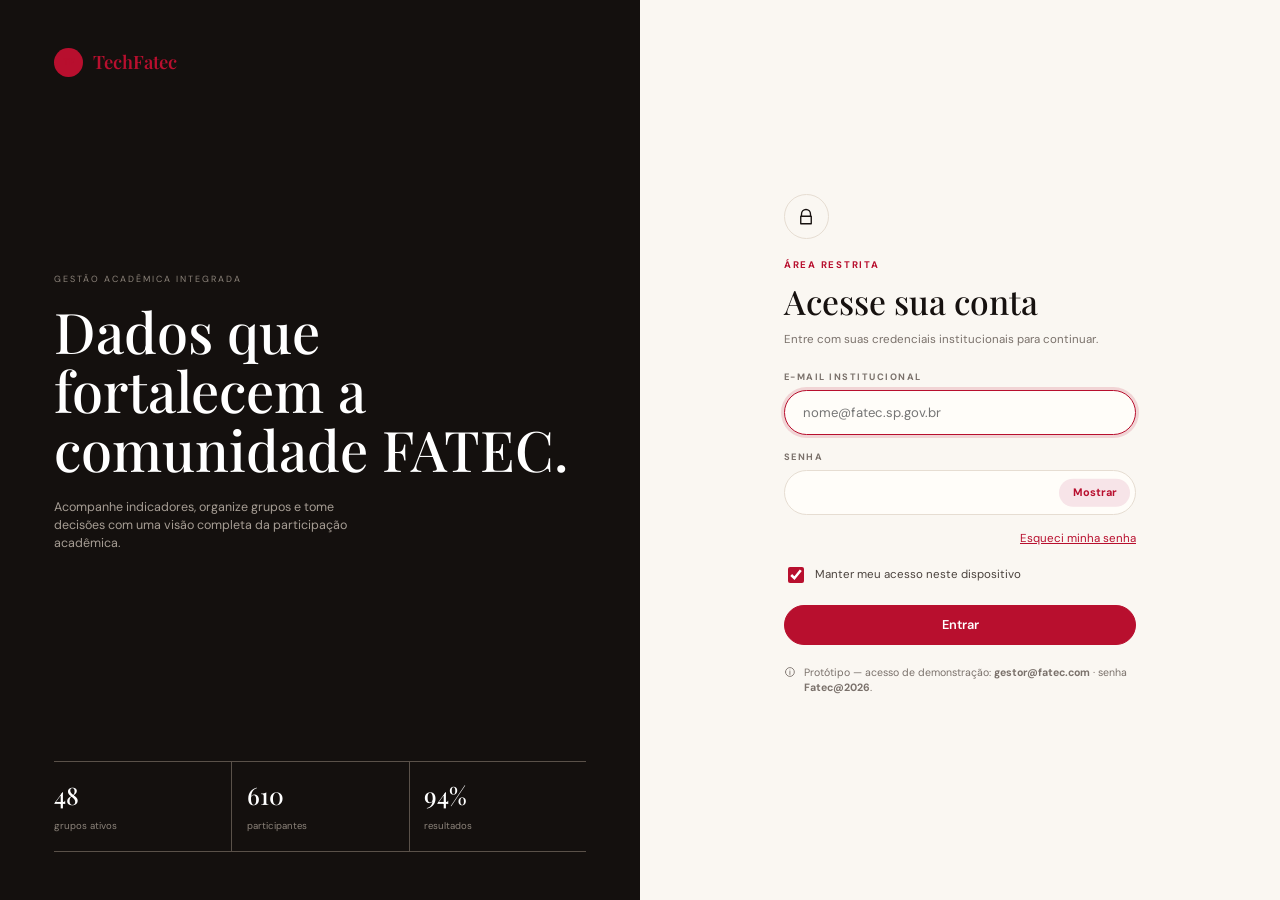
<file: index.html>
<!DOCTYPE html>
<html lang="pt-BR">
<head>
<meta charset="utf-8">
<meta name="viewport" content="width=device-width, initial-scale=1">
<title>Entrar · TechFatec</title>
<link rel="preconnect" href="https://fonts.googleapis.com">
<link rel="preconnect" href="https://fonts.gstatic.com" crossorigin>
<link href="https://fonts.googleapis.com/css2?family=DM+Sans:wght@400;500;600;700&family=Playfair+Display:ital,wght@0,400;0,500;0,600;1,400;1,500&display=swap" rel="stylesheet">
<link rel="stylesheet" href="css/style.css">
</head>
<body>
<noscript><p style="padding:2rem">O TechFatec precisa de JavaScript ativado.</p></noscript>
<div id="root"></div>
<script src="js/core.js"></script>
<script src="js/dados.js"></script>
<script src="js/charts.js"></script>
<script src="js/login.js"></script>
</body>
</html>
</file>
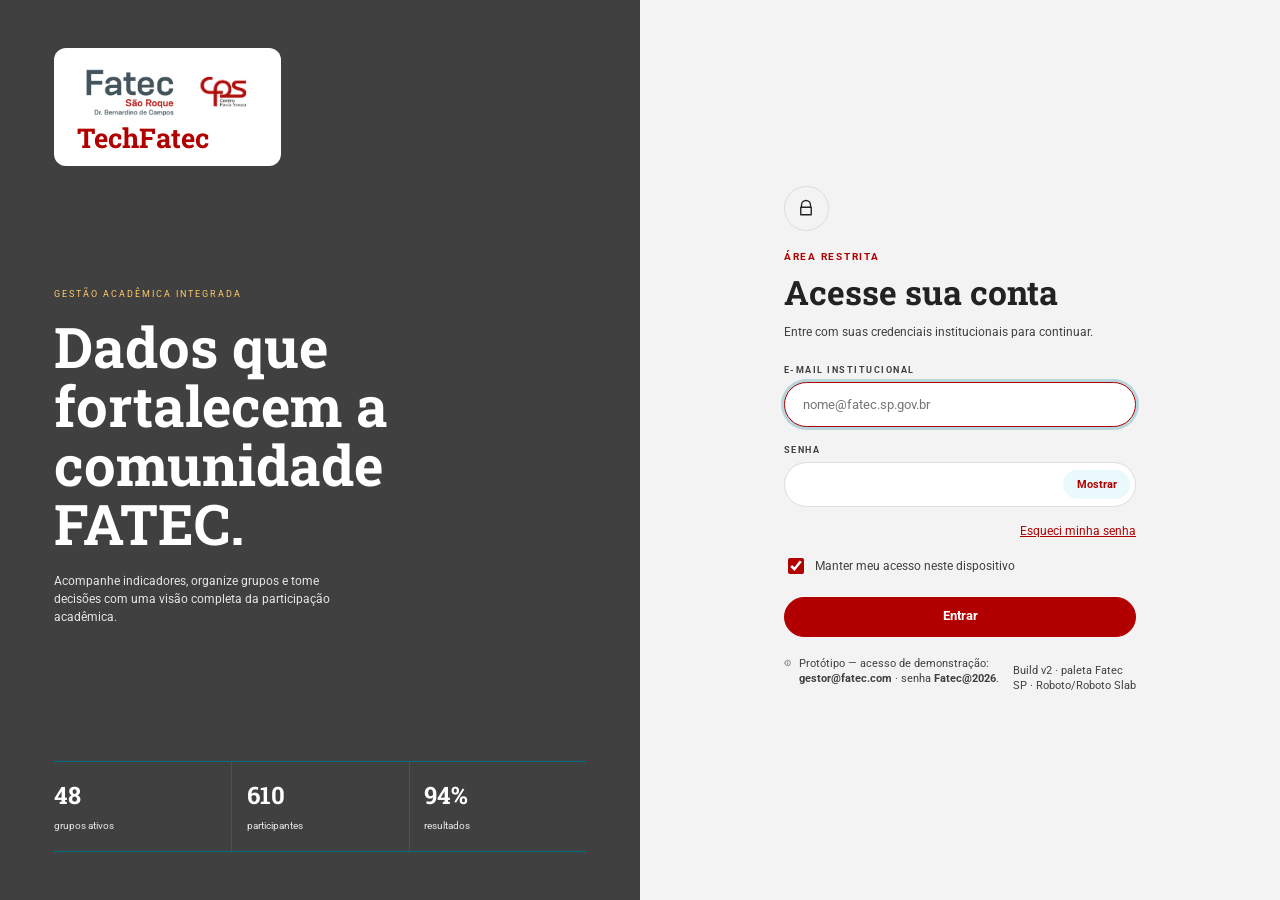
<file: techfatec/index.html>
<!DOCTYPE html>
<html lang="pt-BR">
<head>
<meta charset="utf-8">
<meta name="viewport" content="width=device-width, initial-scale=1">
<title>Entrar · TechFatec</title>
<link rel="stylesheet" href="css/style.css?v=20261102f">
</head>
<body>
<noscript><p style="padding:2rem">O TechFatec precisa de JavaScript ativado.</p></noscript>
<div id="root"></div>
<script src="js/core.js?v=20261102f"></script>
<script src="js/dados.js?v=20261102f"></script>
<script src="js/charts.js?v=20261102f"></script>
<script src="js/login.js?v=20261102f"></script>
</body>
</html>
</file>
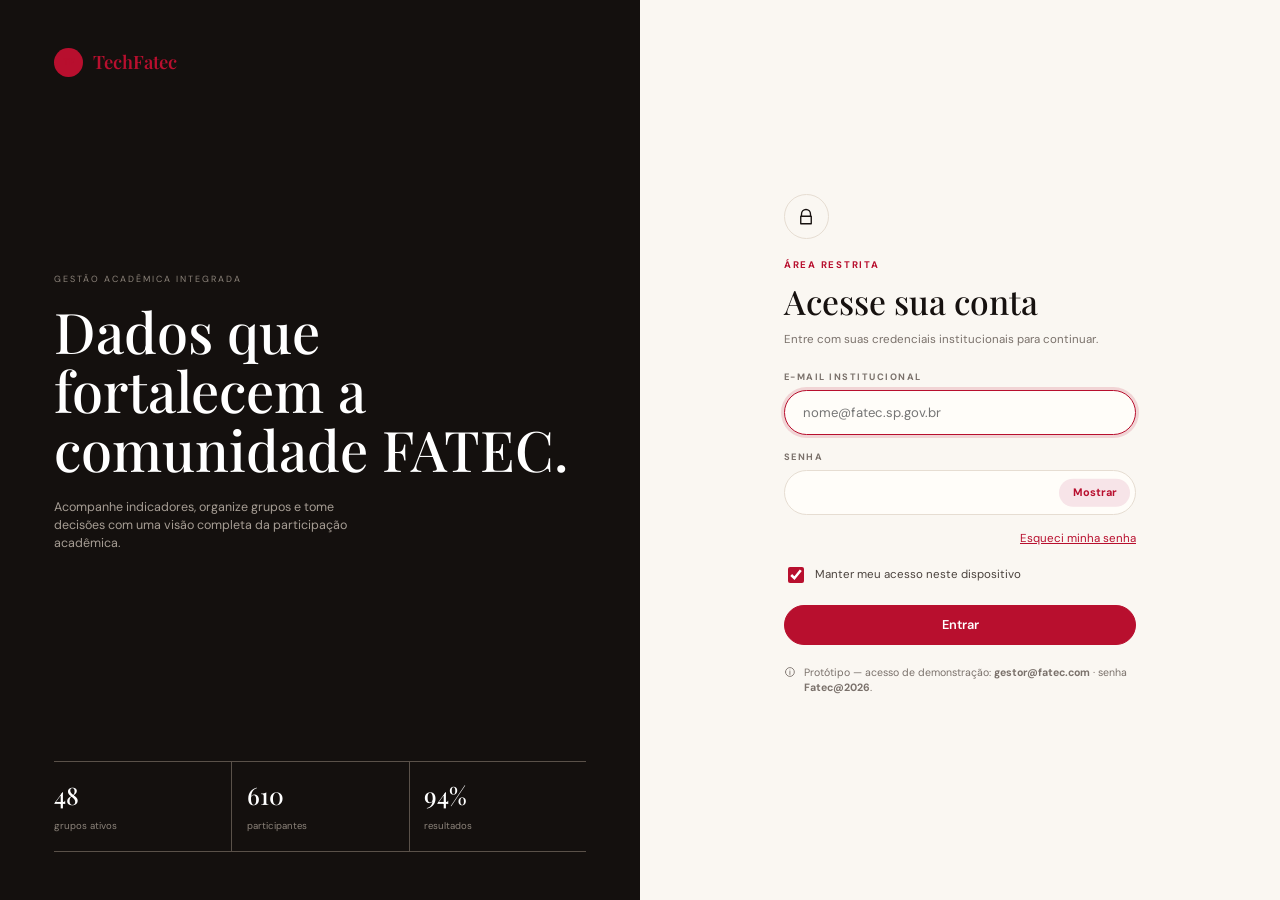
<file: assistente.html>
<!DOCTYPE html>
<html lang="pt-BR">
<head>
<meta charset="utf-8">
<meta name="viewport" content="width=device-width, initial-scale=1">
<title>Assistente de relatórios · TechFatec</title>
<link rel="preconnect" href="https://fonts.googleapis.com">
<link rel="preconnect" href="https://fonts.gstatic.com" crossorigin>
<link href="https://fonts.googleapis.com/css2?family=DM+Sans:wght@400;500;600;700&family=Playfair+Display:ital,wght@0,400;0,500;0,600;1,400;1,500&display=swap" rel="stylesheet">
<link rel="stylesheet" href="css/style.css">
</head>
<body>
<noscript><p style="padding:2rem">O TechFatec precisa de JavaScript ativado.</p></noscript>
<div id="root"></div>
<script src="js/core.js"></script>
<script src="js/dados.js"></script>
<script src="js/charts.js"></script>
<script src="js/assistente.js"></script>
</body>
</html>
</file>
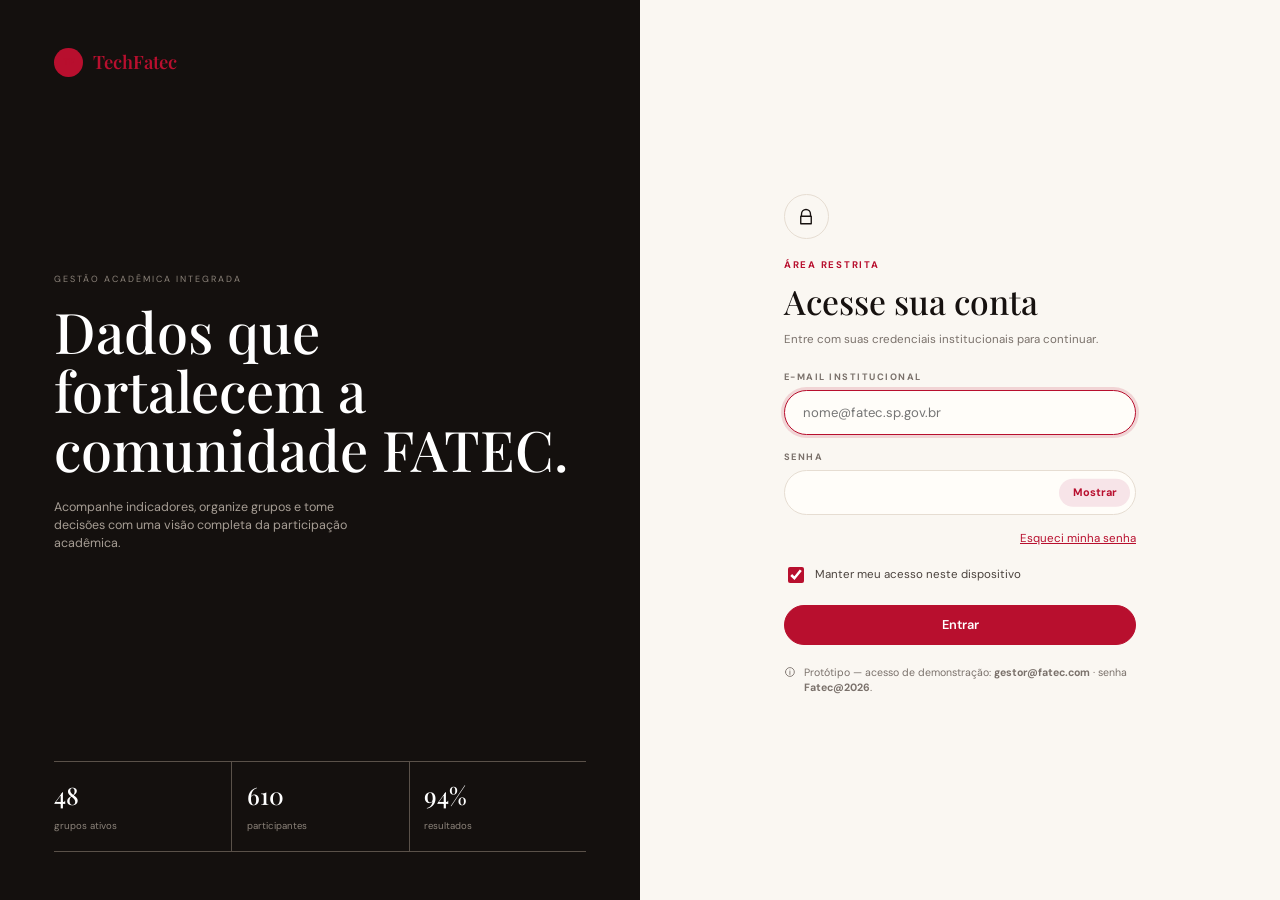
<file: indicadores.html>
<!DOCTYPE html>
<html lang="pt-BR">
<head>
<meta charset="utf-8">
<meta name="viewport" content="width=device-width, initial-scale=1">
<title>Indicadores de Grupos · TechFatec</title>
<link rel="preconnect" href="https://fonts.googleapis.com">
<link rel="preconnect" href="https://fonts.gstatic.com" crossorigin>
<link href="https://fonts.googleapis.com/css2?family=DM+Sans:wght@400;500;600;700&family=Playfair+Display:ital,wght@0,400;0,500;0,600;1,400;1,500&display=swap" rel="stylesheet">
<link rel="stylesheet" href="css/style.css">
</head>
<body>
<noscript><p style="padding:2rem">O TechFatec precisa de JavaScript ativado.</p></noscript>
<div id="root"></div>
<script src="js/core.js"></script>
<script src="js/dados.js"></script>
<script src="js/charts.js"></script>
<script src="js/indicadores.js"></script>
</body>
</html>
</file>
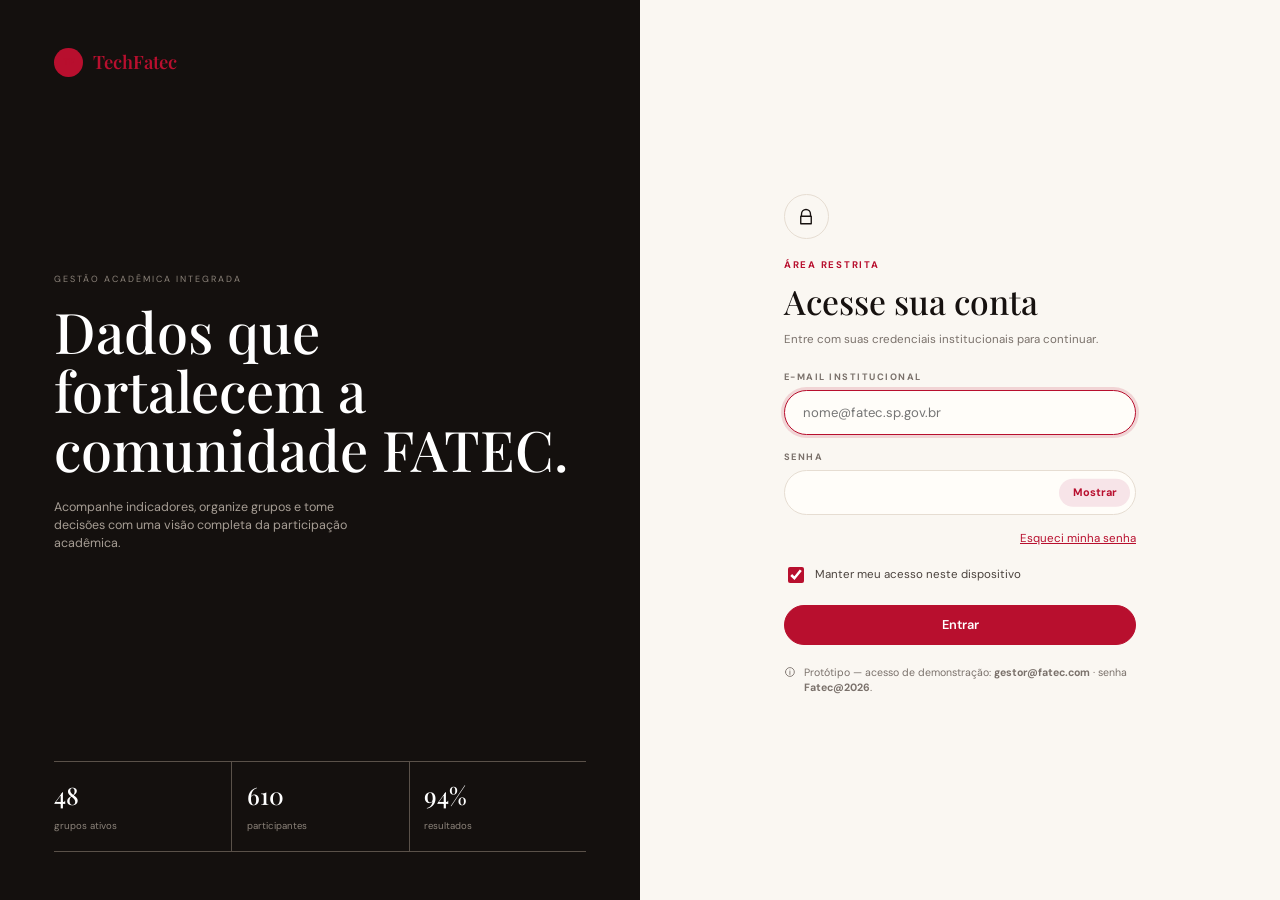
<file: relatorio.html>
<!DOCTYPE html>
<html lang="pt-BR">
<head>
<meta charset="utf-8">
<meta name="viewport" content="width=device-width, initial-scale=1">
<title>Relatório · TechFatec</title>
<link rel="preconnect" href="https://fonts.googleapis.com">
<link rel="preconnect" href="https://fonts.gstatic.com" crossorigin>
<link href="https://fonts.googleapis.com/css2?family=DM+Sans:wght@400;500;600;700&family=Playfair+Display:ital,wght@0,400;0,500;0,600;1,400;1,500&display=swap" rel="stylesheet">
<link rel="stylesheet" href="css/style.css">
</head>
<body>
<noscript><p style="padding:2rem">O TechFatec precisa de JavaScript ativado.</p></noscript>
<div id="root"></div>
<script src="js/core.js"></script>
<script src="js/dados.js"></script>
<script src="js/charts.js"></script>
<script src="js/relatorio.js"></script>
</body>
</html>
</file>
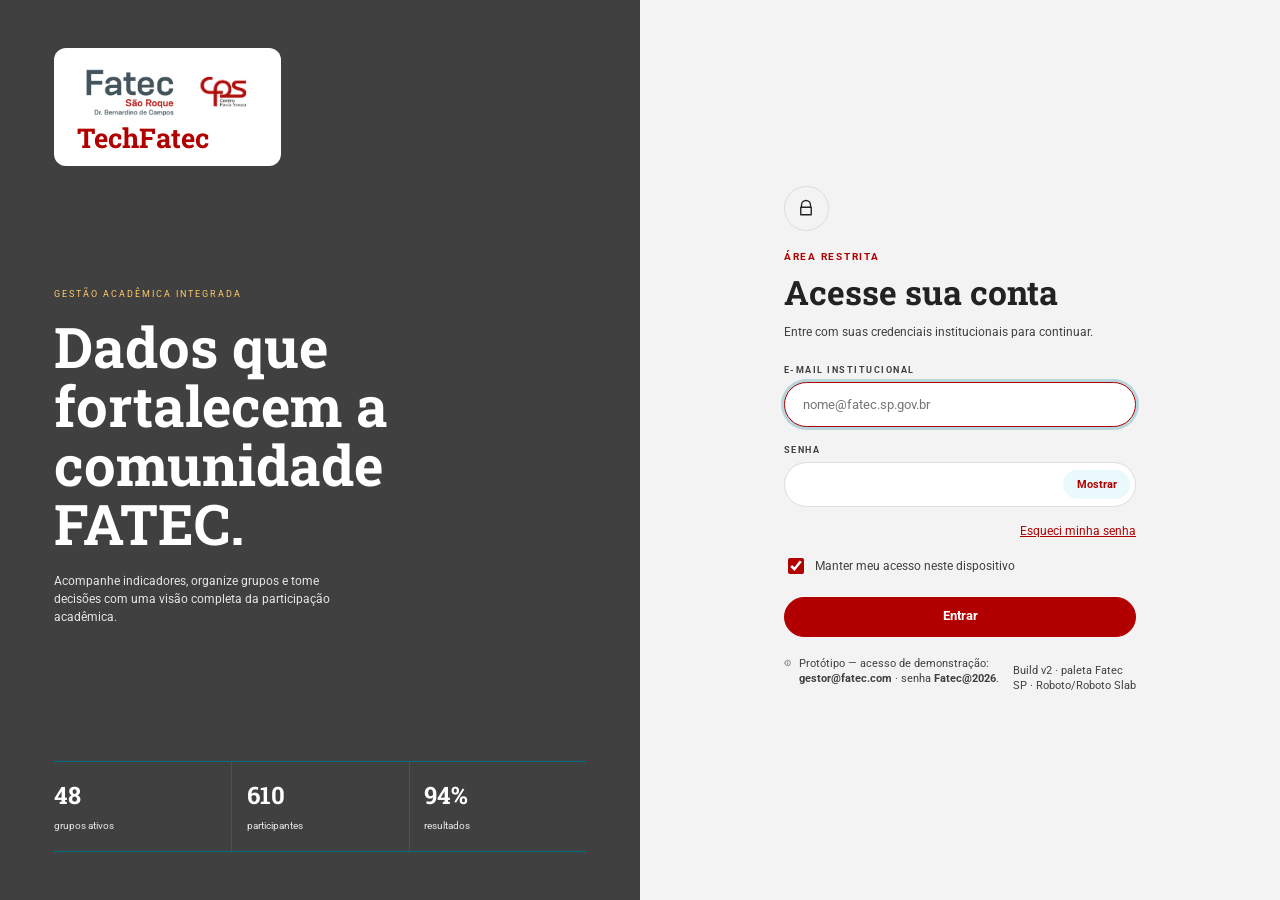
<file: techfatec/assistente.html>
<!DOCTYPE html>
<html lang="pt-BR">
<head>
<meta charset="utf-8">
<meta name="viewport" content="width=device-width, initial-scale=1">
<title>Assistente de relatórios · TechFatec</title>
<link rel="stylesheet" href="css/style.css?v=20261102f">
</head>
<body>
<noscript><p style="padding:2rem">O TechFatec precisa de JavaScript ativado.</p></noscript>
<div id="root"></div>
<script src="js/core.js?v=20261102f"></script>
<script src="js/dados.js?v=20261102f"></script>
<script src="js/charts.js?v=20261102f"></script>
<script src="js/assistente.js?v=20261102f"></script>
</body>
</html>
</file>
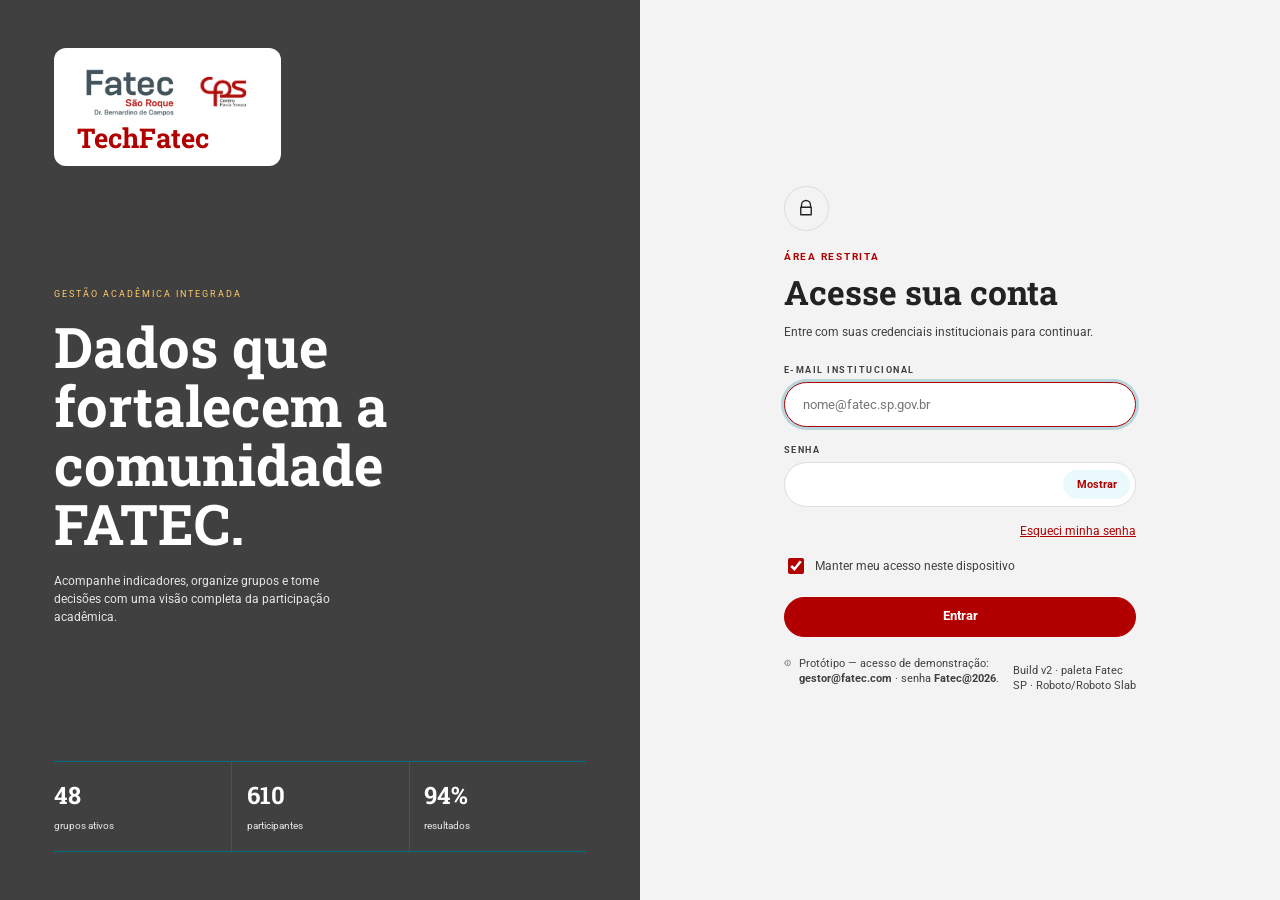
<file: techfatec/dashboard.html>
<!DOCTYPE html>
<html lang="pt-BR">
<head>
<meta charset="utf-8">
<meta name="viewport" content="width=device-width, initial-scale=1">
<title>Dashboard Gestor · TechFatec</title>
<link rel="stylesheet" href="css/style.css?v=20261102f">
</head>
<body>
<noscript><p style="padding:2rem">O TechFatec precisa de JavaScript ativado.</p></noscript>
<div id="root"></div>
<script src="js/core.js?v=20261102f"></script>
<script src="js/dados.js?v=20261102f"></script>
<script src="js/charts.js?v=20261102f"></script>
<script src="js/dashboard.js?v=20261102f"></script>
</body>
</html>
</file>
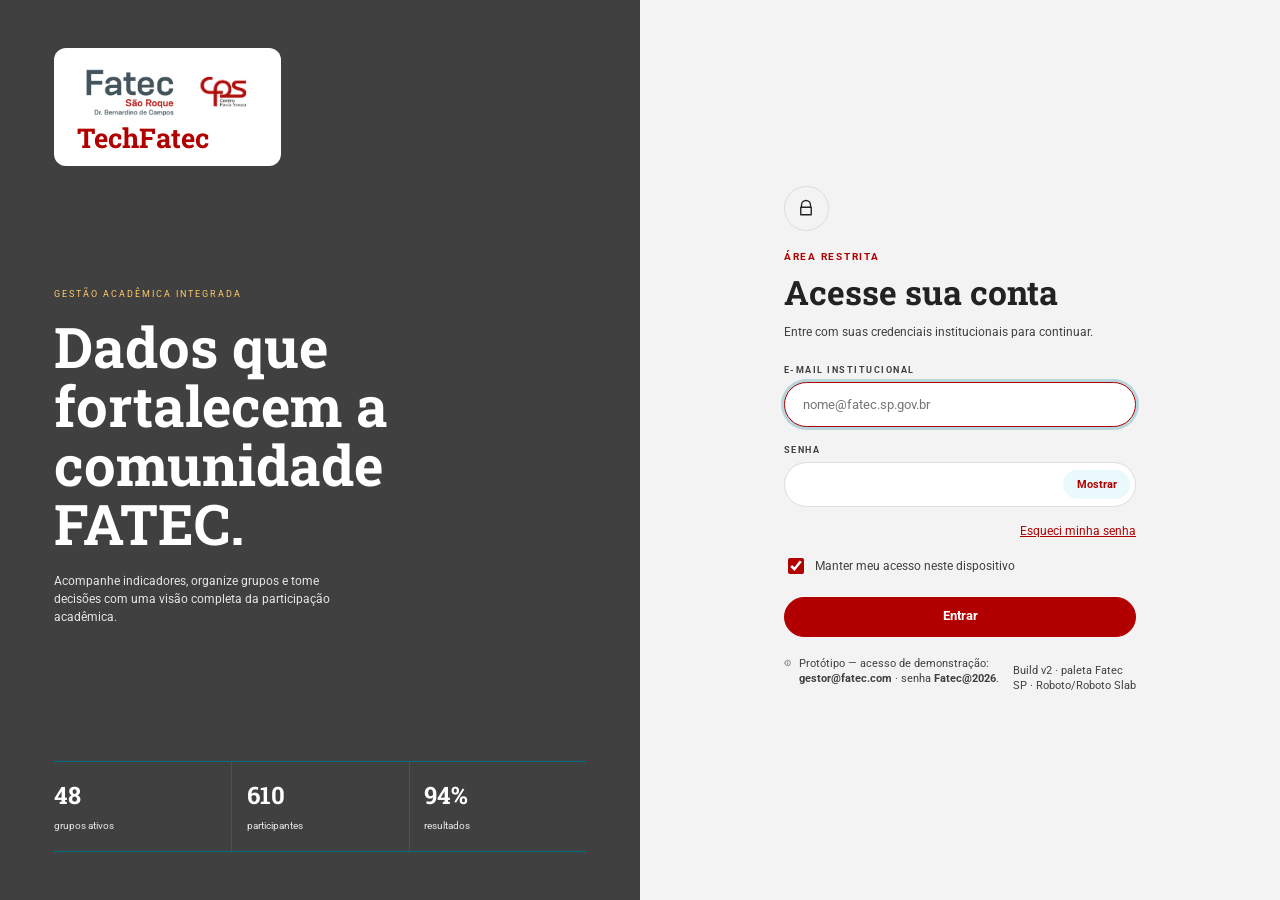
<file: techfatec/indicadores.html>
<!DOCTYPE html>
<html lang="pt-BR">
<head>
<meta charset="utf-8">
<meta name="viewport" content="width=device-width, initial-scale=1">
<title>Indicadores de Grupos · TechFatec</title>
<link rel="stylesheet" href="css/style.css?v=20261102f">
</head>
<body>
<noscript><p style="padding:2rem">O TechFatec precisa de JavaScript ativado.</p></noscript>
<div id="root"></div>
<script src="js/core.js?v=20261102f"></script>
<script src="js/dados.js?v=20261102f"></script>
<script src="js/charts.js?v=20261102f"></script>
<script src="js/indicadores.js?v=20261102f"></script>
</body>
</html>
</file>
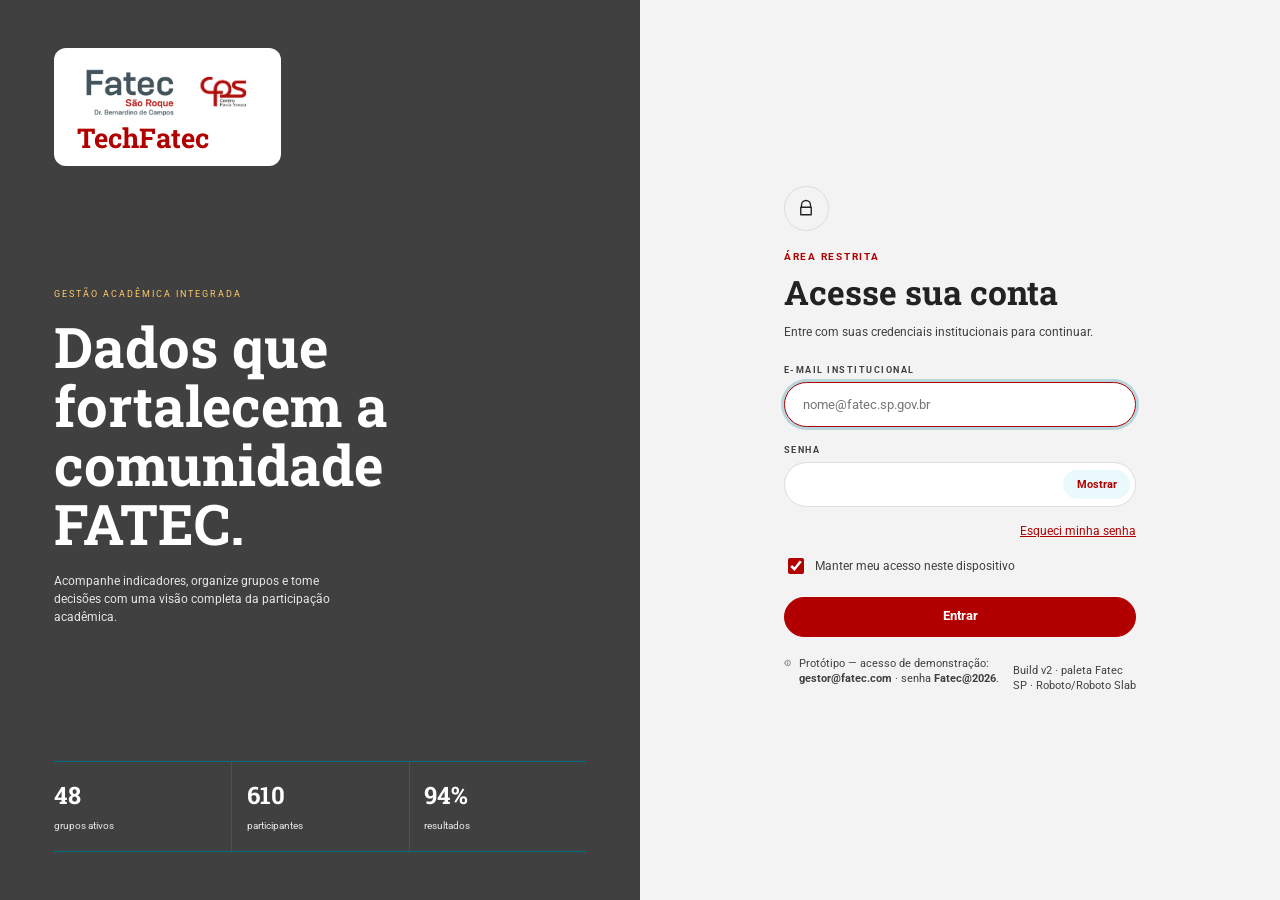
<file: techfatec/projetos.html>
<!DOCTYPE html>
<html lang="pt-BR">
<head>
<meta charset="utf-8">
<meta name="viewport" content="width=device-width, initial-scale=1">
<title>Projetos e Resultados · TechFatec</title>
<link rel="stylesheet" href="css/style.css?v=20261102f">
</head>
<body>
<noscript><p style="padding:2rem">O TechFatec precisa de JavaScript ativado.</p></noscript>
<div id="root"></div>
<script src="js/core.js?v=20261102f"></script>
<script src="js/dados.js?v=20261102f"></script>
<script src="js/charts.js?v=20261102f"></script>
<script src="js/projetos.js?v=20261102f"></script>
</body>
</html>
</file>
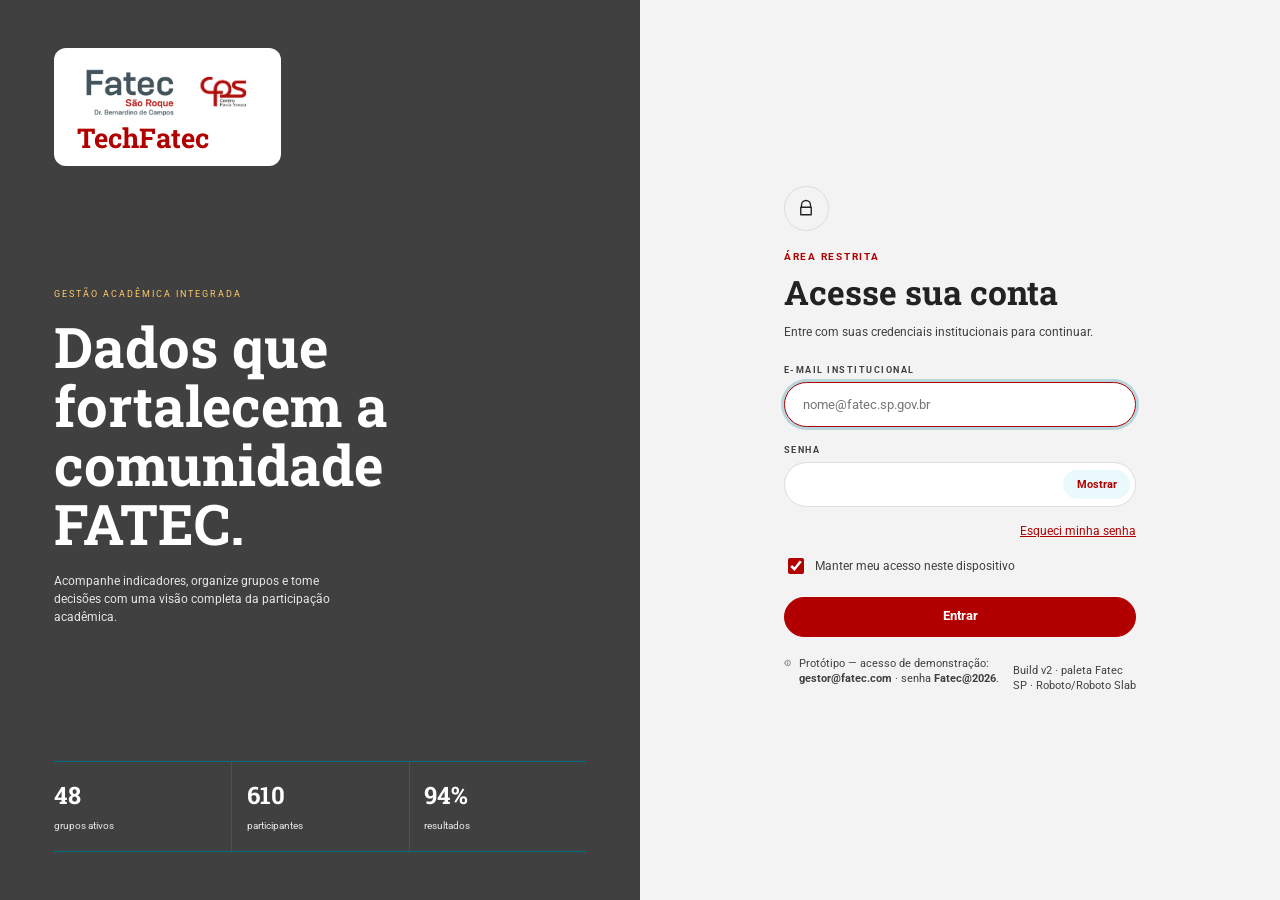
<file: techfatec/relatorio.html>
<!DOCTYPE html>
<html lang="pt-BR">
<head>
<meta charset="utf-8">
<meta name="viewport" content="width=device-width, initial-scale=1">
<title>Relatório · TechFatec</title>
<link rel="stylesheet" href="css/style.css?v=20261102f">
</head>
<body>
<noscript><p style="padding:2rem">O TechFatec precisa de JavaScript ativado.</p></noscript>
<div id="root"></div>
<script src="js/core.js?v=20261102f"></script>
<script src="js/dados.js?v=20261102f"></script>
<script src="js/charts.js?v=20261102f"></script>
<script src="js/relatorio.js?v=20261102f"></script>
</body>
</html>
</file>
<file: css/style.css>
/* ==========================================================================
   TechFatec — estilos compartilhados
   Paleta e tipografia seguem o wireframe (vinho + preto + off-white, Playfair/DM Sans)
   ========================================================================== */
:root {
  --bg: #faf7f2;
  --card: #fffdf9;
  --ink: #16110f;
  --muted: #7a716b;
  --line: #e6ddd2;
  --brand: #b80f2e;
  --brand-d: #8e0b24;
  --brand-dd: #5b0f1d;
  --pink: #e8b4be;
  --pink-l: #f7e4e8;
  --green: #1f6b3d;
  --green-l: #dcefe3;
  --blue: #2b4f8e;
  --blue-l: #dfe8f7;
  --warn: #b8860b;
  --radius: 22px;
  --bw: 1px;
  --shadow: 0 10px 30px -14px rgba(22, 17, 15, .35);
  --serif: "Playfair Display", Georgia, "Times New Roman", serif;
  --sans: "DM Sans", system-ui, -apple-system, "Segoe UI", Roboto, sans-serif;
}
html { font-size: 100%; }
html.fs-sm { font-size: 87.5%; }
html.fs-lg { font-size: 118%; }
html.hc {
  --bg: #fff; --card: #fff; --ink: #000; --muted: #1d1d1d; --line: #000;
  --brand: #8e0b24; --pink: #c9919b; --pink-l: #f1d4d9; --bw: 2px;
}
*, *::before, *::after { box-sizing: border-box; }
body {
  margin: 0; background: var(--bg); color: var(--ink);
  font-family: var(--sans); font-size: .95rem; line-height: 1.45;
  -webkit-font-smoothing: antialiased;
}
a { color: inherit; }
button, select, input { font: inherit; color: inherit; }
button { cursor: pointer; }
:focus-visible { outline: 3px solid var(--brand); outline-offset: 2px; }
.sr-only { position: absolute; width: 1px; height: 1px; overflow: hidden; clip: rect(0 0 0 0); white-space: nowrap; }
.wrap { width: 100%; max-width: 1180px; margin: 0 auto; padding: 0 32px; }
.hidden { display: none !important; }
.skip { position: absolute; left: -999px; top: 0; background: var(--ink); color: #fff; padding: .6rem 1rem; z-index: 99; }
.skip:focus { left: 0; }

/* ---------- acessibilidade (barra superior) ---------- */
.a11y { display: flex; justify-content: center; align-items: center; gap: .5rem; padding: .9rem 1rem .4rem; flex-wrap: wrap; }
.a11y .rot { font-size: .62rem; letter-spacing: .16em; text-transform: uppercase; color: var(--muted); margin-right: .35rem; }
.chip {
  border: var(--bw) solid var(--ink); background: transparent; border-radius: 999px;
  padding: .28rem .8rem; font-size: .72rem; line-height: 1.2; min-width: 2.2rem;
}
.chip[aria-pressed="true"] { background: var(--ink); color: #fff; }
.chip.hc[aria-pressed="true"] { background: var(--brand); border-color: var(--brand); color: #fff; }
.chip.hc { letter-spacing: .12em; text-transform: uppercase; font-size: .62rem; padding: .34rem .9rem; }

/* ---------- cabeçalho ---------- */
.top { border-bottom: var(--bw) solid var(--line); background: var(--bg); }
.top .wrap { display: flex; align-items: center; gap: 2rem; min-height: 4.4rem; }
.logo { font-family: var(--serif); font-size: 1.55rem; font-weight: 600; text-decoration: none; white-space: nowrap; }
.logo span, .foot .logo span { color: var(--brand); }
.nav { display: flex; gap: 1.6rem; margin: 0 auto; font-size: .78rem; }
.nav a { text-decoration: none; padding: .3rem 0; border-bottom: 2px solid transparent; color: #4b433e; white-space: nowrap; }
html.hc .nav a { color: #000; }
.nav a:hover { color: var(--ink); }
.nav a[aria-current="page"] { color: var(--ink); font-weight: 700; border-bottom-color: var(--brand); }
.user { display: flex; align-items: center; gap: .7rem; font-size: .78rem; position: relative; }
.pill-role { border: var(--bw) solid var(--ink); border-radius: 999px; padding: .32rem 1rem; font-size: .62rem; letter-spacing: .14em; text-transform: uppercase; font-weight: 600; }
.icon-btn { background: transparent; border: 0; padding: .3rem; border-radius: 50%; display: grid; place-items: center; }
.avatar { width: 1.9rem; height: 1.9rem; border-radius: 50%; background: var(--ink); color: #fff; display: grid; place-items: center; font-size: .7rem; font-weight: 700; }
.link-btn { background: none; border: 0; padding: .2rem; color: var(--muted); }
.link-btn:hover { color: var(--brand); }
.popover {
  position: absolute; right: 0; top: 2.8rem; width: 19rem; background: var(--card); border: var(--bw) solid var(--line);
  border-radius: 16px; box-shadow: var(--shadow); padding: 1rem; z-index: 40;
}
.popover h2 { font-family: var(--serif); font-size: 1.05rem; margin: 0 0 .5rem; font-weight: 600; }
.popover ul { list-style: none; margin: 0; padding: 0; display: grid; gap: .55rem; font-size: .8rem; }
.popover li::before { content: "●"; color: var(--brand); margin-right: .5rem; font-size: .6rem; vertical-align: middle; }

/* ---------- página ---------- */
main { padding: 2.2rem 0 4rem; min-height: 60vh; }
.crumb { font-size: .6rem; letter-spacing: .18em; text-transform: uppercase; color: var(--muted); margin: 0 0 1.1rem; }
.crumb a { color: var(--brand); text-decoration: none; font-weight: 700; }
.title { font-family: var(--serif); font-weight: 500; font-size: clamp(2.3rem, 5.2vw, 3.7rem); line-height: 1.05; margin: 0 0 1.6rem; letter-spacing: -.01em; }
.title em { color: var(--brand); font-style: italic; }
.kicker { font-size: .6rem; letter-spacing: .18em; text-transform: uppercase; color: var(--brand); font-weight: 700; margin: 2rem 0 .5rem; }
h2.sec { font-family: var(--serif); font-weight: 500; font-size: 1.7rem; margin: 0; }
.muted { color: var(--muted); }
.small { font-size: .75rem; }
.card { background: var(--card); border: var(--bw) solid var(--line); border-radius: var(--radius); padding: 1.3rem 1.5rem; }
.card h3 { font-family: var(--serif); font-weight: 500; font-size: 1.2rem; margin: 0; }
.card .sub { font-size: .72rem; color: var(--muted); margin: .15rem 0 1rem; }

/* ---------- filtros ---------- */
.filtros { border: var(--bw) solid var(--ink); border-radius: 28px; padding: 1.1rem 1.4rem; background: var(--card); }
html:not(.hc) .filtros { border-color: var(--line); }
.filtros .grid { display: flex; gap: 1rem; align-items: flex-end; flex-wrap: wrap; }
.field { display: grid; gap: .3rem; flex: 1 1 11rem; min-width: 9rem; }
.field label, .lbl { font-size: .58rem; letter-spacing: .16em; text-transform: uppercase; color: var(--muted); font-weight: 700; }
.sel {
  appearance: none; -webkit-appearance: none; width: 100%; border: var(--bw) solid var(--line); background: var(--bg) url("data:image/svg+xml,%3Csvg xmlns='http://www.w3.org/2000/svg' width='12' height='8' viewBox='0 0 12 8'%3E%3Cpath d='M1 1.5l5 5 5-5' fill='none' stroke='%2316110f' stroke-width='1.6' stroke-linecap='round' stroke-linejoin='round'/%3E%3C/svg%3E") no-repeat right .9rem center;
  border-radius: 999px; padding: .55rem 2.2rem .55rem 1rem; font-size: .78rem;
}
html.hc .sel { border-color: #000; }
.sel:focus { border-color: var(--brand); }
.btn {
  border: var(--bw) solid var(--brand); background: var(--brand); color: #fff; border-radius: 999px;
  padding: .62rem 1.5rem; font-size: .8rem; font-weight: 600; text-decoration: none; display: inline-block; text-align: center;
  transition: background .15s, transform .05s;
}
.btn:hover:not(:disabled) { background: var(--brand-d); }
.btn:active:not(:disabled) { transform: translateY(1px); }
.btn:disabled { opacity: .45; cursor: not-allowed; }
.btn.ghost { background: transparent; color: var(--ink); border-color: var(--ink); }
.btn.ghost:hover:not(:disabled) { background: var(--ink); color: #fff; }
.btn.block { display: block; width: 100%; }
.resumo-filtro { font-size: .72rem; color: var(--muted); margin: .7rem .2rem 0; }
.resumo-filtro + .resumo-filtro { margin-top: .2rem; }

/* ---------- KPIs ---------- */
.kpis { display: grid; gap: 1rem; margin: 1.4rem 0 .5rem; grid-template-columns: repeat(auto-fit, minmax(10.5rem, 1fr)); }
.kpis.c3 { grid-template-columns: repeat(3, 1fr); } .kpis.c5 { grid-template-columns: repeat(5, 1fr); }
.grid2.w { grid-template-columns: 1fr 1.6fr; }
.kpi { background: var(--card); border: var(--bw) solid var(--line); border-radius: 18px; padding: 1.1rem 1.2rem; }
html.hc .kpi { border-color: #000; }
.kpi .n { font-family: var(--serif); font-size: 2.3rem; line-height: 1; color: var(--brand); display: block; font-weight: 500; }
.kpi .t { font-size: .72rem; color: var(--ink); margin-top: .5rem; display: block; }
.kpi .d { font-size: .66rem; color: var(--muted); display: block; margin-top: .1rem; }
.kpi.dark { background: var(--ink); border-color: var(--ink); } .kpi.dark .n, .kpi.dark .t { color: #fff; } .kpi.dark .d { color: #cfc6bd; }
.kpi.red { background: var(--brand); border-color: var(--brand); } .kpi.red .n, .kpi.red .t { color: #fff; } .kpi.red .d { color: #f7d9df; }

/* ---------- tabela escura ---------- */
.tbl-wrap { border: var(--bw) solid var(--line); border-radius: 16px; overflow: hidden; background: var(--card); box-shadow: var(--shadow); }
table.t { width: 100%; border-collapse: collapse; font-size: .8rem; }
table.t thead th { background: var(--ink); color: #fff; text-align: left; font-size: .58rem; letter-spacing: .16em; text-transform: uppercase; padding: .95rem 1.2rem; font-weight: 600; }
table.t td { padding: .95rem 1.2rem; border-top: var(--bw) solid var(--line); vertical-align: middle; }
table.t td:first-child { font-weight: 700; }
table.t tbody tr:hover { background: var(--pink-l); }
table.t .num { text-align: right; }
.pillst { display: inline-block; border-radius: 999px; padding: .2rem .75rem; font-size: .62rem; font-weight: 700; letter-spacing: .03em; white-space: nowrap; }
.st-Concluído { background: var(--green-l); color: var(--green); }
.st-Avançado { background: var(--brand-dd); color: #fff; }
.st-Em { background: var(--blue-l); color: var(--blue); }
.st-Atrasado { background: var(--brand); color: #fff; }
.prog { display: inline-flex; align-items: center; gap: .55rem; font-size: .7rem; color: var(--muted); }
.prog .bar { width: 5.2rem; height: .38rem; background: var(--line); border-radius: 9px; overflow: hidden; }
.prog .bar i { display: block; height: 100%; background: var(--brand); border-radius: 9px; }
.vazio { text-align: center; padding: 2.4rem 1rem; color: var(--muted); font-size: .85rem; border: 1px dashed var(--line); border-radius: 16px; background: var(--card); }

/* ---------- dashboard: lista de projetos ---------- */
.proj-head { display: flex; justify-content: space-between; align-items: flex-end; gap: 1rem; flex-wrap: wrap; margin-bottom: 1rem; }
.proj-tools { display: flex; gap: .6rem; align-items: center; flex-wrap: wrap; }
.search { border: var(--bw) solid var(--line); border-radius: 999px; background: var(--card); padding: .5rem 1rem; font-size: .75rem; min-width: 13rem; }
.seg { display: inline-flex; border: var(--bw) solid var(--ink); border-radius: 999px; padding: 2px; }
.seg button { border: 0; background: transparent; border-radius: 999px; padding: .32rem .8rem; font-size: .62rem; font-weight: 700; }
.seg button[aria-pressed="true"] { background: var(--ink); color: #fff; }
.grp { margin-bottom: 1.2rem; border: var(--bw) solid var(--line); border-radius: 16px; overflow: hidden; background: var(--card); }
.grp-h { display: flex; justify-content: space-between; align-items: center; gap: 1rem; padding: 1rem 1.3rem; flex-wrap: wrap; }
.grp-h h3 { font-family: var(--serif); font-size: 1.05rem; margin: 0; font-weight: 500; }
.grp-h .meta { font-size: .66rem; color: var(--muted); }
.grp-h .tot { font-size: .66rem; color: var(--muted); display: flex; gap: 1.1rem; }
.grp table.t { font-size: .78rem; table-layout: fixed; }
.grp table.t th:first-child { width: 38%; }
.grp .tbl-wrap { border: 0; border-radius: 0; box-shadow: none; }

/* ---------- gráficos ---------- */
.grid2 { display: grid; grid-template-columns: 1fr 1fr; gap: 1.2rem; margin-top: 1.2rem; }
.grid3 { display: grid; grid-template-columns: repeat(3, 1fr); gap: 1.2rem; margin-top: 1.2rem; }
.bars-v { display: flex; align-items: flex-end; gap: .8rem; height: 11rem; padding-top: 1.4rem; border-bottom: var(--bw) solid var(--line); }
.bars-v .c { flex: 1; display: flex; flex-direction: column; justify-content: flex-end; align-items: center; height: 100%; position: relative; min-width: 0; }
.bars-v .c b { font-size: .62rem; margin-bottom: .25rem; }
.bars-v .c i { display: block; width: 100%; max-width: 3.2rem; background: var(--pink); border-radius: 6px 6px 0 0; min-height: 2px; }
.bars-v .c.hl i { background: var(--brand); }
.bars-l { display: flex; gap: .8rem; margin-top: .4rem; }
.bars-l span { flex: 1; text-align: center; font-size: .6rem; color: var(--muted); }
.bars-l span.hl { color: var(--ink); font-weight: 700; }
.bars-h { display: grid; gap: .55rem; }
.bars-h .r { display: grid; grid-template-columns: 10.5rem 1fr 3.4rem; gap: .7rem; align-items: center; font-size: .68rem; }
.bars-h.estreito .r { grid-template-columns: 6.4rem 1fr 1.6rem; }
.bars-h .r .l { text-align: right; color: #4b433e; overflow: hidden; text-overflow: ellipsis; white-space: nowrap; }
.bars-h.estreito .r .l { text-align: left; }
.bars-h .r .tr { height: .6rem; background: var(--pink-l); border-radius: 9px; overflow: hidden; }
.bars-h.escuro .r .tr { background: #efe8de; }
.bars-h .r .tr i { display: block; height: 100%; background: var(--brand); border-radius: 9px; }
.bars-h .r .v { font-weight: 700; text-align: right; }
.bars-h.estreito .r .v { text-align: right; }
.scroll-y { max-height: 14.5rem; overflow-y: auto; padding-right: .4rem; }
.legend { display: flex; flex-wrap: wrap; gap: .4rem 1rem; font-size: .66rem; color: #4b433e; margin-top: .8rem; justify-content: center; }
.legend i { display: inline-block; width: .6rem; height: .6rem; border-radius: 50%; margin-right: .35rem; vertical-align: middle; }
.chart-c { display: grid; place-items: center; position: relative; }
.chart-c .mid { position: absolute; text-align: center; line-height: 1.1; }
.chart-c .mid b { font-family: var(--serif); font-size: 1.9rem; font-weight: 500; display: block; }
.chart-c .mid span { font-size: .62rem; color: var(--muted); }
svg text { font-family: var(--sans); }
.heat { display: grid; grid-template-columns: 2.4rem repeat(5, 1fr); gap: 4px; font-size: .66rem; }
.heat .h { text-align: center; color: var(--muted); font-size: .6rem; padding-bottom: .15rem; }
.heat .rw { color: var(--muted); display: flex; align-items: center; font-size: .62rem; }
.heat .cell { border-radius: 5px; padding: .6rem 0; text-align: center; font-size: .66rem; font-weight: 600; }
.l0 { background: #f7ecee; color: #6b5a5e; } .l1 { background: #efc9d0; color: #5b2a33; }
.l2 { background: #dc8c9b; color: #3d0f19; } .l3 { background: var(--brand); color: #fff; }
.heat-leg { display: flex; align-items: center; gap: .3rem; font-size: .6rem; color: var(--muted); margin-top: .7rem; }
.heat-leg i { width: 1.1rem; height: .55rem; border-radius: 3px; display: inline-block; }
.meta-bar { position: relative; height: 1rem; background: var(--pink-l); border-radius: 9px; margin: 1.6rem 0 .3rem; }
.meta-bar i { position: absolute; inset: 0 auto 0 0; background: var(--brand); border-radius: 9px; }
.meta-bar u { position: absolute; top: -.35rem; bottom: -.35rem; width: 2px; background: var(--ink); text-decoration: none; }
.meta-bar s { position: absolute; top: -1.2rem; font-size: .58rem; letter-spacing: .08em; text-decoration: none; transform: translateX(-100%); white-space: nowrap; }
.meta-ends { display: flex; justify-content: space-between; font-size: .6rem; color: var(--muted); }
.leitura p { font-size: .88rem; line-height: 1.6; margin: 0; }

/* ---------- rodapé ---------- */
.foot { background: #14100e; color: #e9e1d8; padding: 3.2rem 0 3.6rem; margin-top: 2rem; }
.foot .wrap { display: grid; grid-template-columns: 1.4fr 1fr 1fr; gap: 2rem; max-width: 900px; }
.foot .logo { color: #fff; }
.foot .logo span { color: #7c1f2f; }
.foot p { color: #8d847b; font-size: .72rem; max-width: 15rem; margin: .5rem 0 0; }
.foot h2 { font-size: .58rem; letter-spacing: .18em; text-transform: uppercase; color: var(--brand); margin: 0 0 .9rem; }
html.hc .foot h2 { color: #ff8da3; }
.foot ul { list-style: none; margin: 0; padding: 0; display: grid; gap: .55rem; font-size: .74rem; }
.foot a { text-decoration: none; color: #e9e1d8; } .foot a:hover { text-decoration: underline; }

/* ---------- botão flutuante e toast ---------- */
.fab { position: fixed; right: 1.4rem; bottom: 1.4rem; width: 3rem; height: 3rem; border-radius: 50%; background: var(--brand); border: 3px solid #d9a441; color: #fff; display: grid; place-items: center; box-shadow: var(--shadow); z-index: 30; text-decoration: none; }
.toast { position: fixed; left: 50%; bottom: 1.6rem; transform: translateX(-50%); background: var(--ink); color: #fff; padding: .7rem 1.2rem; border-radius: 999px; font-size: .78rem; z-index: 60; box-shadow: var(--shadow); max-width: 90vw; }
.toast.ok { background: var(--green); } .toast.err { background: var(--brand); }

/* ---------- login ---------- */
.login { display: grid; grid-template-columns: 1fr 1fr; min-height: 100vh; }
.login-art { background: #14100e; color: #fff; padding: 3rem 3.4rem; display: flex; flex-direction: column; justify-content: space-between; }
.login-art .logo { display: flex; align-items: center; gap: .6rem; font-size: 1.15rem; color: #fff; }
.login-art .mark { width: 1.8rem; height: 1.8rem; border-radius: 50%; background: var(--brand); display: grid; place-items: center; font-size: .62rem; font-family: var(--sans); font-weight: 700; }
.login-art .kick { font-size: .56rem; letter-spacing: .22em; text-transform: uppercase; color: #8d847b; margin: 0 0 1rem; }
.login-art h1 { font-family: var(--serif); font-weight: 500; font-size: clamp(2.4rem, 4.4vw, 3.5rem); line-height: 1.05; margin: 0 0 1.2rem; }
.login-art p.lead { color: #a69d94; font-size: .78rem; max-width: 19rem; }
.login-art .stats { display: grid; grid-template-columns: repeat(3, 1fr); border-top: 1px solid #5a5149; border-bottom: 1px solid #5a5149; }
.login-art .stats div { padding: 1rem 0 1rem .9rem; border-left: 1px solid #5a5149; }
.login-art .stats div:first-child { border-left: 0; padding-left: 0; }
.login-art .stats b { font-family: var(--serif); font-size: 1.5rem; font-weight: 500; display: block; }
.login-art .stats span { font-size: .6rem; color: #8d847b; }
.login-form { display: grid; place-items: center; padding: 2rem; position: relative; }
.login-form .box { width: 100%; max-width: 22rem; }
.lock { width: 2.8rem; height: 2.8rem; border: var(--bw) solid var(--line); border-radius: 50%; display: grid; place-items: center; margin-bottom: 1.2rem; }
.login-form h2 { font-family: var(--serif); font-weight: 500; font-size: 2.1rem; margin: .3rem 0 .4rem; }
.login-form .help { font-size: .72rem; color: var(--muted); margin: 0 0 1.4rem; }
.inp { width: 100%; border: var(--bw) solid var(--line); background: var(--card); border-radius: 999px; padding: .75rem 1.1rem; font-size: .82rem; }
.inp:focus { border-color: var(--brand); outline: none; box-shadow: 0 0 0 3px rgba(184, 15, 46, .15); }
.inp.err { border-color: var(--brand); }
.fld { margin-bottom: 1rem; }
.fld .lbl { display: block; margin-bottom: .35rem; }
.pw { position: relative; }
.pw .inp { padding-right: 4.8rem; }
.pw .tog { position: absolute; right: .35rem; top: 50%; transform: translateY(-50%); border: 0; background: var(--pink-l); color: var(--brand); border-radius: 999px; padding: .4rem .85rem; font-size: .68rem; font-weight: 700; }
.row-between { display: flex; justify-content: space-between; align-items: center; gap: .6rem; margin: .1rem 0 1rem; font-size: .72rem; }
.lnk { color: var(--brand); text-decoration: underline; background: none; border: 0; padding: 0; font-size: .72rem; }
.chk { display: flex; align-items: center; gap: .5rem; font-size: .72rem; color: #4b433e; margin: 0 0 1.2rem; }
.chk input { accent-color: var(--brand); width: 1rem; height: 1rem; }
.errmsg { color: var(--brand); font-size: .7rem; margin: .4rem .3rem 0; display: flex; gap: .4rem; align-items: center; }
.demo { font-size: .66rem; color: var(--muted); margin-top: 1.2rem; display: flex; gap: .5rem; align-items: flex-start; }
.rec { min-height: 100vh; display: flex; flex-direction: column; }
.rec-body { flex: 1; display: grid; justify-items: center; align-content: start; padding: 1.5rem 1rem 3rem; text-align: center; }
.rec-body .crumb { text-align: left; width: 100%; max-width: 30rem; }
.rec-body h1 { font-family: var(--serif); font-weight: 500; font-size: clamp(2.2rem, 5vw, 3rem); margin: 0 0 .5rem; }
.rec-body h1 em { color: var(--brand); }
.rec-body > p { font-size: .8rem; color: var(--muted); max-width: 24rem; margin: 0 0 1.6rem; }
.rec-card { background: var(--card); border-radius: 18px; padding: 1.5rem; width: 100%; max-width: 21rem; box-shadow: var(--shadow); text-align: left; border: var(--bw) solid var(--line); }
.rec-card h2 { font-family: var(--serif); font-weight: 500; font-size: 1.3rem; margin: 0 0 .8rem; }
.rec-card h2 em { color: var(--brand); }
.rec-card .back { display: block; text-align: center; margin-top: 1rem; }
.mail { width: 2.6rem; height: 2.6rem; border-radius: 50%; background: var(--pink-l); color: var(--brand); display: grid; place-items: center; margin: 0 auto .8rem; }
.rec-card.center { text-align: center; }
.forca { display: flex; justify-content: space-between; font-size: .64rem; color: var(--muted); margin: .7rem 0 .3rem; } .forca b { color: var(--ink); }
.forca-bar { height: .3rem; background: var(--line); border-radius: 9px; overflow: hidden; } .forca-bar i { display: block; height: 100%; border-radius: 9px; transition: width .25s, background .25s; }
.reqs { list-style: none; margin: .8rem 0 1rem; padding: .7rem .8rem; background: var(--bg); border-radius: 10px; display: grid; gap: .35rem; font-size: .66rem; }
.reqs li { display: grid; grid-template-columns: 4.4rem 1fr; gap: .4rem; }
.reqs .p { color: var(--brand); font-weight: 700; } .reqs .a { color: var(--green); font-weight: 700; }
.stack { display: grid; gap: .6rem; }

/* ---------- assistente ---------- */
.ass { display: grid; grid-template-columns: 15rem minmax(0, 1fr) 15rem; gap: 1.2rem; align-items: start; }
.ass-col { background: var(--card); border: var(--bw) solid var(--line); border-radius: 18px; padding: 1.1rem; }
.ass-side { display: flex; flex-direction: column; gap: .3rem; max-height: 41rem; overflow-y: auto; }
.ass-side .lbl { margin: 1rem 0 .4rem; }
.conv { text-align: left; background: transparent; border: 0; border-left: 3px solid transparent; padding: .6rem .7rem; font-size: .76rem; font-weight: 600; display: block; width: 100%; line-height: 1.3; }
.conv small { display: block; color: var(--muted); font-weight: 400; font-size: .64rem; margin-top: .15rem; }
.conv[aria-current="true"] { background: var(--pink-l); border-left-color: var(--brand); }
.conv:hover { background: var(--pink-l); }
.rel { display: flex; gap: .6rem; align-items: center; padding: .55rem .2rem; border: 0; border-bottom: var(--bw) solid var(--line); background: none; text-align: left; font-size: .72rem; width: 100%; font-weight: 600; word-break: break-all; }
.rel small { display: block; color: var(--muted); font-weight: 400; font-size: .62rem; }
.pdf { flex: none; width: 1.6rem; height: 2rem; border: 1.5px solid var(--ink); border-radius: 3px; display: grid; place-items: center; font-size: .45rem; font-weight: 700; background: var(--card); }
.chat { display: flex; flex-direction: column; height: 41rem; padding: 0; overflow: hidden; }
.msgs { flex: 1; overflow-y: auto; padding: 1.2rem; display: flex; flex-direction: column; gap: 1rem; }
.m-user { align-self: flex-end; background: var(--ink); color: #fff; padding: .7rem 1.1rem; border-radius: 14px; max-width: 80%; font-size: .78rem; }
.m-bot { display: flex; gap: .6rem; align-items: flex-start; max-width: 95%; }
.m-bot .av { flex: none; width: 1.7rem; height: 1.7rem; border-radius: 50%; background: var(--brand); color: #fff; display: grid; place-items: center; font-size: .55rem; font-weight: 700; font-family: var(--serif); }
.m-bot .bub { background: var(--pink-l); border-radius: 14px; padding: .8rem 1rem; font-size: .78rem; display: grid; gap: .7rem; min-width: 0; }
.bub .gr { background: var(--card); border-radius: 10px; padding: .7rem .8rem; }
.bub .gr .gt { font-size: .56rem; letter-spacing: .12em; text-transform: uppercase; color: var(--muted); margin-bottom: .3rem; }
.bub .arq { display: flex; align-items: center; gap: .7rem; background: var(--card); border: var(--bw) solid var(--ink); border-radius: 10px; padding: .55rem .7rem; }
.bub .arq b { display: block; font-size: .74rem; } .bub .arq small { color: var(--muted); font-size: .62rem; }
.bub .arq .btn { margin-left: auto; padding: .35rem .9rem; font-size: .68rem; }
.bub ul { margin: 0; padding-left: 1.1rem; display: grid; gap: .25rem; }
.bub .bars-v { height: 6.5rem; padding-top: 1.2rem; border: 0; }
.sug { display: flex; gap: .45rem; flex-wrap: wrap; padding: .6rem 1.2rem 0; }
.sug button { border: var(--bw) solid var(--ink); background: var(--card); border-radius: 999px; padding: .32rem .8rem; font-size: .66rem; }
.sug button:hover { background: var(--ink); color: #fff; }
.composer { display: flex; gap: .5rem; padding: .8rem 1.2rem 1.1rem; }
.composer .inp { flex: 1; }
.send { flex: none; width: 2.5rem; height: 2.5rem; border-radius: 50%; border: 0; background: var(--brand); color: #fff; display: grid; place-items: center; }
.prev { border: var(--bw) solid var(--line); border-radius: 12px; padding: .8rem; margin: .4rem 0 1rem; }
.prev h4 { font-family: var(--serif); font-weight: 500; font-size: .95rem; margin: 0 0 .5rem; }
.prev .nums { display: flex; gap: 1rem; } .prev .nums b { font-family: var(--serif); font-size: 1.5rem; color: var(--brand); font-weight: 500; display: block; line-height: 1; } .prev .nums span { font-size: .56rem; color: var(--muted); }
.prev .mini { height: .3rem; border-radius: 9px; background: var(--line); margin-top: .6rem; overflow: hidden; } .prev .mini i { display: block; height: 100%; background: var(--brand); }
.mob-btns { display: none; gap: .6rem; margin: -.6rem 0 1rem; }
.drawer-x { display: none; }
.typing { color: var(--muted); font-style: italic; }

/* ---------- relatório imprimível ---------- */
.rpt { max-width: 780px; margin: 0 auto; padding: 2rem 1.5rem 4rem; }
.rpt h1 { font-family: var(--serif); font-weight: 500; font-size: 2.2rem; margin: .2rem 0 .3rem; }
.rpt h2 { font-family: var(--serif); font-weight: 500; font-size: 1.3rem; margin: 2rem 0 .6rem; border-bottom: 1px solid var(--line); padding-bottom: .3rem; }
.rpt .acoes { display: flex; gap: .6rem; margin-bottom: 1.4rem; }
@media print { .no-print, .a11y, .top, .foot, .fab { display: none !important; } body { background: #fff; } .rpt { padding: 0; } .card, .kpi { break-inside: avoid; } }

/* ---------- responsivo ---------- */
@media (max-width: 1080px) {
  .ass { grid-template-columns: minmax(0, 1fr) 15rem; }
  .ass-side.conv-col { display: none; }
  .grid3 { grid-template-columns: 1fr 1fr; }
}
@media (max-width: 860px) {
  .wrap { padding: 0 16px; }
  .top .wrap { flex-wrap: wrap; gap: .5rem 1rem; padding-top: .6rem; padding-bottom: .4rem; }
  .nav { order: 3; width: 100%; overflow-x: auto; margin: 0; gap: 1.2rem; padding-bottom: .3rem; }
  .user { margin-left: auto; }
  .pill-role { display: none; }
  .grid2, .grid3, .grid2.w { grid-template-columns: 1fr; }
  .kpis.c3, .kpis.c5 { grid-template-columns: 1fr 1fr; }
  .login { grid-template-columns: 1fr; } .login-art { min-height: 22rem; padding: 2rem 1.4rem; gap: 2rem; }
  .foot .wrap { grid-template-columns: 1fr 1fr; } .foot .wrap > div:first-child { grid-column: 1 / -1; }
  .bars-h .r { grid-template-columns: 7rem 1fr 3rem; }
  .ass { grid-template-columns: 1fr; }
  .ass-side, .ass-col.filt { display: none; }
  .ass-side.open, .ass-col.filt.open { display: flex; position: fixed; inset: 0; z-index: 70; border-radius: 0; max-height: none; overflow-y: auto; flex-direction: column; background: var(--bg); padding: 1.2rem; }
  .ass-col.filt.open { display: block; }
  .drawer-x { display: grid; place-items: center; align-self: flex-end; width: 2.2rem; height: 2.2rem; border-radius: 50%; border: var(--bw) solid var(--ink); background: transparent; margin-bottom: .8rem; }
  .mob-btns { display: flex; }
  .chat { height: 34rem; }
  .table-scroll { overflow-x: auto; } .table-scroll table.t { min-width: 36rem; }
}
@media (prefers-reduced-motion: reduce) { * { transition: none !important; animation: none !important; } }
</file>
<file: techfatec/css/style.css>
/* ==========================================================================
   TechFatec — estilos compartilhados
   Paleta do site da Fatec São Paulo (vermelho + cinzas + verdes-azulados)
   ========================================================================== */
/* Fontes locais (Roboto e Roboto Slab, licença Apache 2.0): funcionam sem internet */
@font-face { font-family: "Roboto"; font-style: normal; font-weight: 400; font-display: swap; src: url("../fonts/roboto-latin-400-normal.woff2") format("woff2"); }
@font-face { font-family: "Roboto"; font-style: normal; font-weight: 500; font-display: swap; src: url("../fonts/roboto-latin-500-normal.woff2") format("woff2"); }
@font-face { font-family: "Roboto"; font-style: normal; font-weight: 700; font-display: swap; src: url("../fonts/roboto-latin-700-normal.woff2") format("woff2"); }
@font-face { font-family: "Roboto"; font-style: italic; font-weight: 400; font-display: swap; src: url("../fonts/roboto-latin-400-italic.woff2") format("woff2"); }
@font-face { font-family: "Roboto Slab"; font-style: normal; font-weight: 300; font-display: swap; src: url("../fonts/roboto-slab-latin-300-normal.woff2") format("woff2"); }
@font-face { font-family: "Roboto Slab"; font-style: normal; font-weight: 400; font-display: swap; src: url("../fonts/roboto-slab-latin-400-normal.woff2") format("woff2"); }
@font-face { font-family: "Roboto Slab"; font-style: normal; font-weight: 500; font-display: swap; src: url("../fonts/roboto-slab-latin-500-normal.woff2") format("woff2"); }
@font-face { font-family: "Roboto Slab"; font-style: normal; font-weight: 700; font-display: swap; src: url("../fonts/roboto-slab-latin-700-normal.woff2") format("woff2"); }

:root {
  /* Paleta do site da Fatec São Paulo */
  --vermelho: #b20000; --vermelho-escuro: #8a0000; --vermelho-claro: #b20000;
  --cinza: #404040; --cinza-forte: #373737; --cinza-suave: #666; --cinza-clarinho: #f3f3f3; --rosa: #fbeaea; --rosa2: #fdecea; --rosa3: #fff8f7; --cinza-borda: #bdbdbd; --cinza-fundo2: #fafafa;
  --verm-escuro-bg: #b20000; --verde-transp: #eaf9fb; --verde-claro: #2bb8c9; --verde-suave: #036f84; --verde-medio: #008099;
  --verde-escuro: #005c6d; --verde-preto: #404040; --preto: #222; --azul: #2bb8c9;
  --borda-imagem: #2f2f2f; --laranja: #ffc966;
  /* Papéis no sistema */
  --bg: var(--cinza-clarinho);
  --card: #fff;
  --ink: var(--preto);
  --muted: var(--cinza);
  --line: #dddddd;
  --brand: var(--vermelho);
  --brand-d: var(--vermelho-claro);
  --brand-dd: var(--verde-escuro);
  --pink: var(--verde-claro);
  --pink-l: var(--verde-transp);
  --green: var(--verde-escuro);
  --green-l: var(--verde-transp);
  --blue: var(--verde-medio);
  --blue-l: var(--verde-transp);
  --warn: var(--laranja);
  --radius: 22px;
  --bw: 1px;
  --shadow: 0 10px 30px -14px rgba(1, 36, 43, .4);
  /* Fontes do site Fatec SP: Roboto (texto/menus) e Roboto Slab (títulos) */
  --fonte: "Roboto", system-ui, -apple-system, "Segoe UI", Arial, sans-serif;
  --fonte-titulo: "Roboto Slab", Georgia, "Times New Roman", serif;
  --serif: var(--fonte-titulo);
  --sans: var(--fonte);
}
html { font-size: 100%; }
html.fs-sm { font-size: 87.5%; }
html.fs-lg { font-size: 118%; }
html.hc {
  --bg: #fff; --card: #fff; --ink: #000; --muted: #000; --line: #000;
  --brand: #b20000; --pink: #008099; --pink-l: #eaf9fb; --bw: 2px;
}
*, *::before, *::after { box-sizing: border-box; }
body {
  margin: 0; background: var(--bg); color: var(--ink);
  font-family: var(--sans); font-size: .95rem; line-height: 1.45;
  -webkit-font-smoothing: antialiased;
}
a { color: inherit; }
button, select, input { font: inherit; color: inherit; }
button { cursor: pointer; }
:focus-visible { outline: 3px solid var(--brand); outline-offset: 2px; }
.sr-only { position: absolute; width: 1px; height: 1px; overflow: hidden; clip: rect(0 0 0 0); white-space: nowrap; }
.wrap { width: 100%; max-width: 1180px; margin: 0 auto; padding: 0 32px; }
.hidden { display: none !important; }
.skip { position: absolute; left: -999px; top: 0; background: var(--ink); color: #fff; padding: .6rem 1rem; z-index: 99; }
.skip:focus { left: 0; }

/* ---------- acessibilidade (barra superior) ---------- */
.a11y { display: flex; justify-content: center; align-items: center; gap: .5rem; padding: .9rem 1rem .4rem; flex-wrap: wrap; }
.a11y .rot { font-size: .62rem; letter-spacing: .16em; text-transform: uppercase; color: var(--muted); margin-right: .35rem; }
.chip {
  border: var(--bw) solid var(--ink); background: transparent; border-radius: 999px;
  padding: .28rem .8rem; font-size: .72rem; line-height: 1.2; min-width: 2.2rem;
}
.chip[aria-pressed="true"] { background: var(--ink); color: #fff; }
.chip.hc[aria-pressed="true"] { background: var(--brand); border-color: var(--brand); color: #fff; }
.chip.hc { letter-spacing: .12em; text-transform: uppercase; font-size: .62rem; padding: .34rem .9rem; }

/* ---------- cabeçalho ---------- */
.top { border-bottom: var(--bw) solid var(--line); background: var(--bg); }
.top .wrap { display: flex; align-items: center; gap: 2rem; min-height: 4.4rem; }
.logo { display: flex; align-items: center; gap: .9rem; text-decoration: none; white-space: nowrap; }
.logos { display: inline-flex; align-items: center; gap: .9rem; }
.logo-img { height: 2.7rem; width: auto; display: block; }
.logo-img.logo-cps { height: 2.3rem; }
.logo-nome { font-family: var(--serif); font-size: 1.3rem; font-weight: 600; line-height: 1; }
.logo .logo-nome { padding-left: .9rem; border-left: 1px solid var(--line); }
.logo-nome span { color: var(--brand); }
.plate { background: #fff; border-radius: 10px; padding: .55rem .8rem; display: inline-flex; }
.foot-brand { display: flex; align-items: center; gap: .9rem; flex-wrap: wrap; }
.foot-brand .logo-nome { color: #fff; } .foot-brand .logo-nome span { color: var(--verm-escuro-bg); }
.nav { display: flex; gap: 1.6rem; margin: 0 auto; font-size: .78rem; }
.nav a { text-decoration: none; padding: .3rem 0; border-bottom: 2px solid transparent; color: var(--cinza); white-space: nowrap; }
html.hc .nav a { color: #000; }
.nav a:hover { color: var(--ink); }
.nav a[aria-current="page"] { color: var(--ink); font-weight: 700; border-bottom-color: var(--brand); }
.user { display: flex; align-items: center; gap: .7rem; font-size: .78rem; position: relative; }
.pill-role { border: var(--bw) solid var(--ink); border-radius: 999px; padding: .32rem 1rem; font-size: .62rem; letter-spacing: .14em; text-transform: uppercase; font-weight: 600; }
.icon-btn { background: transparent; border: 0; padding: .3rem; border-radius: 50%; display: grid; place-items: center; }
.avatar { width: 1.9rem; height: 1.9rem; border-radius: 50%; background: var(--ink); color: #fff; display: grid; place-items: center; font-size: .7rem; font-weight: 700; }
.link-btn { background: none; border: 0; padding: .2rem; color: var(--muted); }
.link-btn:hover { color: var(--brand); }
.popover {
  position: absolute; right: 0; top: 2.8rem; width: 19rem; background: var(--card); border: var(--bw) solid var(--line);
  border-radius: 16px; box-shadow: var(--shadow); padding: 1rem; z-index: 40;
}
.popover h2 { font-family: var(--serif); font-size: 1.05rem; margin: 0 0 .5rem; font-weight: 600; }
.popover ul { list-style: none; margin: 0; padding: 0; display: grid; gap: .55rem; font-size: .8rem; }
.popover li::before { content: "●"; color: var(--brand); margin-right: .5rem; font-size: .6rem; vertical-align: middle; }

/* ---------- página ---------- */
main { padding: 2.2rem 0 4rem; min-height: 60vh; }
.crumb { font-size: .6rem; letter-spacing: .18em; text-transform: uppercase; color: var(--muted); margin: 0 0 1.1rem; }
.crumb a { color: var(--brand); text-decoration: none; font-weight: 700; }
.title { font-family: var(--serif); font-weight: 400; font-size: clamp(2rem, 4.6vw, 3.1rem); line-height: 1.1; margin: 0 0 1.6rem; letter-spacing: -.01em; }
.title em { color: var(--brand); font-style: normal; font-weight: 500; }
.kicker { font-size: .6rem; letter-spacing: .18em; text-transform: uppercase; color: var(--brand); font-weight: 700; margin: 2rem 0 .5rem; }
h2.sec { font-family: var(--serif); font-weight: 600; font-size: 1.7rem; margin: 0; }
.muted { color: var(--muted); }
.small { font-size: .75rem; }
.card { background: var(--card); border: var(--bw) solid var(--line); border-radius: var(--radius); padding: 1.3rem 1.5rem; }
.card h3 { font-family: var(--serif); font-weight: 600; font-size: 1.2rem; margin: 0; }
.card .sub { font-size: .72rem; color: var(--muted); margin: .15rem 0 1rem; }

/* ---------- filtros ---------- */
.filtros { border: var(--bw) solid var(--ink); border-radius: 28px; padding: 1.1rem 1.4rem; background: var(--card); }
html:not(.hc) .filtros { border-color: var(--line); }
.filtros .grid { display: flex; gap: 1rem; align-items: flex-end; flex-wrap: wrap; }
.field { display: grid; gap: .3rem; flex: 1 1 11rem; min-width: 9rem; }
.field label, .lbl { font-size: .58rem; letter-spacing: .16em; text-transform: uppercase; color: var(--muted); font-weight: 700; }
.sel {
  appearance: none; -webkit-appearance: none; width: 100%; border: var(--bw) solid var(--line); background: var(--bg) url("data:image/svg+xml,%3Csvg xmlns='http://www.w3.org/2000/svg' width='12' height='8' viewBox='0 0 12 8'%3E%3Cpath d='M1 1.5l5 5 5-5' fill='none' stroke='%2316110f' stroke-width='1.6' stroke-linecap='round' stroke-linejoin='round'/%3E%3C/svg%3E") no-repeat right .9rem center;
  border-radius: 999px; padding: .55rem 2.2rem .55rem 1rem; font-size: .78rem;
}
html.hc .sel { border-color: #000; }
.sel:focus { border-color: var(--brand); }
.btn {
  border: var(--bw) solid var(--brand); background: var(--brand); color: #fff; border-radius: 999px;
  padding: .62rem 1.5rem; font-size: .8rem; font-weight: 600; text-decoration: none; display: inline-block; text-align: center;
  transition: background .15s, transform .05s;
}
.btn:hover:not(:disabled) { background: var(--brand-d); }
.btn:active:not(:disabled) { transform: translateY(1px); }
.btn:disabled { opacity: .45; cursor: not-allowed; }
.btn.ghost { background: transparent; color: var(--ink); border-color: var(--ink); }
.btn.ghost:hover:not(:disabled) { background: var(--ink); color: #fff; }
.btn.block { display: block; width: 100%; }
.resumo-filtro { font-size: .72rem; color: var(--muted); margin: .7rem .2rem 0; }
.resumo-filtro + .resumo-filtro { margin-top: .2rem; }

/* ---------- KPIs ---------- */
.kpis { display: grid; gap: 1rem; margin: 1.4rem 0 .5rem; grid-template-columns: repeat(auto-fit, minmax(10.5rem, 1fr)); }
.kpis.c3 { grid-template-columns: repeat(3, 1fr); } .kpis.c5 { grid-template-columns: repeat(5, 1fr); }
.grid2.w { grid-template-columns: 1fr 1.6fr; }
.kpi { background: var(--card); border: var(--bw) solid var(--line); border-radius: 18px; padding: 1.1rem 1.2rem; }
html.hc .kpi { border-color: #000; }
.kpi .n { font-family: var(--serif); font-size: 2.3rem; line-height: 1; color: var(--brand); display: block; font-weight: 600; }
.kpi .t { font-size: .72rem; color: var(--ink); margin-top: .5rem; display: block; }
.kpi .d { font-size: .66rem; color: var(--muted); display: block; margin-top: .1rem; }
.kpi.dark { background: var(--verde-preto); border-color: var(--verde-preto); } .kpi.dark .n, .kpi.dark .t { color: #fff; } .kpi.dark .d { color: #fff; opacity: .9; }
.kpi.red { background: var(--brand); border-color: var(--brand); } .kpi.red .n, .kpi.red .t { color: #fff; } .kpi.red .d { color: #fff; opacity: .9; }

/* ---------- tabela escura ---------- */
.tbl-wrap { border: var(--bw) solid var(--line); border-radius: 16px; overflow: hidden; background: var(--card); box-shadow: var(--shadow); }
table.t { width: 100%; border-collapse: collapse; font-size: .8rem; }
table.t thead th { background: var(--verde-preto); color: #fff; text-align: left; font-size: .58rem; letter-spacing: .16em; text-transform: uppercase; padding: .95rem 1.2rem; font-weight: 600; }
table.t td { padding: .95rem 1.2rem; border-top: var(--bw) solid var(--line); vertical-align: middle; }
table.t td:first-child { font-weight: 700; }
table.t tbody tr:hover { background: var(--pink-l); }
table.t .num { text-align: right; }
.pillst { display: inline-block; border-radius: 999px; padding: .2rem .75rem; font-size: .62rem; font-weight: 700; letter-spacing: .03em; white-space: nowrap; }
.st-Concluído { background: var(--verde-transp); color: var(--verde-escuro); border: 1px solid var(--verde-claro); }
.st-Avançado { background: var(--verde-medio); color: #fff; }
.st-Em { background: var(--laranja); color: var(--preto); }
.st-Atrasado { background: var(--brand); color: #fff; }
.prog { display: inline-flex; align-items: center; gap: .55rem; font-size: .7rem; color: var(--muted); }
.prog .bar { width: 5.2rem; height: .38rem; background: var(--line); border-radius: 9px; overflow: hidden; }
.prog .bar i { display: block; height: 100%; background: var(--brand); border-radius: 9px; }
.vazio { text-align: center; padding: 2.4rem 1rem; color: var(--muted); font-size: .85rem; border: 1px dashed var(--line); border-radius: 16px; background: var(--card); }

/* ---------- dashboard: lista de projetos ---------- */
.proj-head { display: flex; justify-content: space-between; align-items: flex-end; gap: 1rem; flex-wrap: wrap; margin-bottom: 1rem; }
.proj-tools { display: flex; gap: .6rem; align-items: center; flex-wrap: wrap; }
.search { border: var(--bw) solid var(--line); border-radius: 999px; background: var(--card); padding: .5rem 1rem; font-size: .75rem; min-width: 13rem; }
.seg { display: inline-flex; border: var(--bw) solid var(--ink); border-radius: 999px; padding: 2px; }
.seg button { border: 0; background: transparent; border-radius: 999px; padding: .32rem .8rem; font-size: .62rem; font-weight: 700; }
.seg button[aria-pressed="true"] { background: var(--ink); color: #fff; }
.grp { margin-bottom: 1.2rem; border: var(--bw) solid var(--line); border-radius: 16px; overflow: hidden; background: var(--card); }
.grp-h { display: flex; justify-content: space-between; align-items: center; gap: 1rem; padding: 1rem 1.3rem; flex-wrap: wrap; }
.grp-h h3 { font-family: var(--serif); font-size: 1.05rem; margin: 0; font-weight: 600; }
.grp-h .meta { font-size: .66rem; color: var(--muted); }
.grp-h .tot { font-size: .66rem; color: var(--muted); display: flex; gap: 1.1rem; }
.grp table.t { font-size: .78rem; table-layout: fixed; }
.grp table.t th:first-child { width: 38%; }
.grp .tbl-wrap { border: 0; border-radius: 0; box-shadow: none; }

/* ---------- gráficos ---------- */
.grid2 { display: grid; grid-template-columns: 1fr 1fr; gap: 1.2rem; margin-top: 1.2rem; }
.grid3 { display: grid; grid-template-columns: repeat(3, 1fr); gap: 1.2rem; margin-top: 1.2rem; }
.bars-v { display: flex; align-items: flex-end; gap: .8rem; height: 11rem; padding-top: 1.4rem; border-bottom: var(--bw) solid var(--line); }
.bars-v .c { flex: 1; display: flex; flex-direction: column; justify-content: flex-end; align-items: center; height: 100%; position: relative; min-width: 0; }
.bars-v .c b { font-size: .62rem; margin-bottom: .25rem; }
.bars-v .c i { display: block; width: 100%; max-width: 3.2rem; background: var(--pink); border-radius: 6px 6px 0 0; min-height: 2px; }
.bars-v .c.hl i { background: var(--brand); }
.bars-l { display: flex; gap: .8rem; margin-top: .4rem; }
.bars-l span { flex: 1; text-align: center; font-size: .6rem; color: var(--muted); }
.bars-l span.hl { color: var(--ink); font-weight: 700; }
.bars-h { display: grid; gap: .55rem; }
.bars-h .r { display: grid; grid-template-columns: 10.5rem 1fr 3.4rem; gap: .7rem; align-items: center; font-size: .68rem; }
.bars-h.estreito .r { grid-template-columns: 6.4rem 1fr 1.6rem; }
.bars-h .r .l { text-align: right; color: var(--cinza); overflow: hidden; text-overflow: ellipsis; white-space: nowrap; }
.bars-h.estreito .r .l { text-align: left; }
.bars-h .r .tr { height: .6rem; background: var(--pink-l); border-radius: 9px; overflow: hidden; }
.bars-h.escuro .r .tr { background: var(--verde-transp); }
.bars-h .r .tr i { display: block; height: 100%; background: var(--brand); border-radius: 9px; }
.bars-h .r .v { font-weight: 700; text-align: right; }
.bars-h.estreito .r .v { text-align: right; }
.scroll-y { max-height: 14.5rem; overflow-y: auto; padding-right: .4rem; }
.legend { display: flex; flex-wrap: wrap; gap: .4rem 1rem; font-size: .66rem; color: var(--cinza); margin-top: .8rem; justify-content: center; }
.legend i { display: inline-block; width: .6rem; height: .6rem; border-radius: 50%; margin-right: .35rem; vertical-align: middle; }
.chart-c { display: grid; place-items: center; position: relative; }
.chart-c .mid { position: absolute; text-align: center; line-height: 1.1; }
.chart-c .mid b { font-family: var(--serif); font-size: 1.9rem; font-weight: 600; display: block; }
.chart-c .mid span { font-size: .62rem; color: var(--muted); }
svg text { font-family: var(--sans); }
.heat { display: grid; grid-template-columns: 2.4rem repeat(5, 1fr); gap: 4px; font-size: .66rem; }
.heat .h { text-align: center; color: var(--muted); font-size: .6rem; padding-bottom: .15rem; }
.heat .rw { color: var(--muted); display: flex; align-items: center; font-size: .62rem; }
.heat .cell { border-radius: 5px; padding: .6rem 0; text-align: center; font-size: .66rem; font-weight: 600; }
.l0 { background: var(--verde-transp); color: var(--verde-preto); } .l1 { background: var(--verde-claro); color: var(--verde-preto); }
.l2 { background: var(--verde-medio); color: #fff; } .l3 { background: var(--verde-escuro); color: #fff; }
.heat-leg { display: flex; align-items: center; gap: .3rem; font-size: .6rem; color: var(--muted); margin-top: .7rem; }
.heat-leg i { width: 1.1rem; height: .55rem; border-radius: 3px; display: inline-block; }
.meta-bar { position: relative; height: 1rem; background: var(--pink-l); border-radius: 9px; margin: 1.6rem 0 .3rem; }
.meta-bar i { position: absolute; inset: 0 auto 0 0; background: var(--brand); border-radius: 9px; }
.meta-bar u { position: absolute; top: -.35rem; bottom: -.35rem; width: 2px; background: var(--ink); text-decoration: none; }
.meta-bar s { position: absolute; top: -1.2rem; font-size: .58rem; letter-spacing: .08em; text-decoration: none; transform: translateX(-100%); white-space: nowrap; }
.meta-ends { display: flex; justify-content: space-between; font-size: .6rem; color: var(--muted); }
.leitura p { font-size: .88rem; line-height: 1.6; margin: 0; }

/* ---------- rodapé ---------- */
.foot { background: var(--verde-preto); color: #fff; padding: 1.6rem 0 2.4rem; margin-top: 2rem; border-top: 5px solid var(--vermelho-claro); }
.foot .wrap { display: grid; grid-template-columns: 1.6fr 1fr 1fr 1fr; gap: 2rem; max-width: 1100px; align-items: start; }
.foot p { color: #e6e6e6; font-size: .72rem; max-width: 15rem; margin: .5rem 0 0; }
.foot h2 { font-size: .58rem; letter-spacing: .18em; text-transform: uppercase; color: var(--laranja); margin: 0 0 .7rem; font-weight: 700; }
html.hc .foot h2 { color: var(--laranja); }
.foot ul { list-style: none; margin: 0; padding: 0; display: grid; gap: .55rem; font-size: .74rem; }
.foot a { text-decoration: none; color: #e6e6e6; } .foot a:hover { text-decoration: underline; }

/* ---------- botão flutuante e toast ---------- */
.fab { position: fixed; right: 1.4rem; bottom: 1.4rem; width: 3rem; height: 3rem; border-radius: 50%; background: var(--brand); border: 3px solid var(--laranja); color: #fff; display: grid; place-items: center; box-shadow: var(--shadow); z-index: 30; text-decoration: none; }
.toast { position: fixed; left: 50%; bottom: 1.6rem; transform: translateX(-50%); background: var(--ink); color: #fff; padding: .7rem 1.2rem; border-radius: 999px; font-size: .78rem; z-index: 60; box-shadow: var(--shadow); max-width: 90vw; }
.toast.ok { background: var(--green); } .toast.err { background: var(--brand); }

/* ---------- login ---------- */
.login { display: grid; grid-template-columns: 1fr 1fr; min-height: 100vh; }
.login-art { background: var(--verde-preto); color: #fff; padding: 3rem 3.4rem; display: flex; flex-direction: column; justify-content: space-between; }
.login-art .kick { font-size: .56rem; letter-spacing: .22em; text-transform: uppercase; color: var(--laranja); margin: 0 0 1rem; }
.login-art h1 { font-family: var(--serif); font-weight: 600; font-size: clamp(2.4rem, 4.4vw, 3.5rem); line-height: 1.05; margin: 0 0 1.2rem; }
.login-art p.lead { color: #e6e6e6; font-size: .78rem; max-width: 19rem; }
.login-art .stats { display: grid; grid-template-columns: repeat(3, 1fr); border-top: 1px solid var(--verde-suave); border-bottom: 1px solid var(--verde-suave); }
.login-art .stats div { padding: 1rem 0 1rem .9rem; border-left: 1px solid var(--verde-suave); }
.login-art .stats div:first-child { border-left: 0; padding-left: 0; }
.login-art .stats b { font-family: var(--serif); font-size: 1.5rem; font-weight: 600; display: block; }
.login-art .stats span { font-size: .6rem; color: #e6e6e6; }
.login-form { display: grid; place-items: center; padding: 2rem; position: relative; }
.login-form .box { width: 100%; max-width: 22rem; }
.lock { width: 2.8rem; height: 2.8rem; border: var(--bw) solid var(--line); border-radius: 50%; display: grid; place-items: center; margin-bottom: 1.2rem; }
.login-form h2 { font-family: var(--serif); font-weight: 600; font-size: 2.1rem; margin: .3rem 0 .4rem; }
.login-form .help { font-size: .72rem; color: var(--muted); margin: 0 0 1.4rem; }
.inp { width: 100%; border: var(--bw) solid var(--line); background: var(--card); border-radius: 999px; padding: .75rem 1.1rem; font-size: .82rem; }
.inp:focus { border-color: var(--brand); outline: none; box-shadow: 0 0 0 3px rgba(0, 128, 153, .25); }
.inp.err { border-color: var(--brand); }
.fld { margin-bottom: 1rem; }
.fld .lbl { display: block; margin-bottom: .35rem; }
.pw { position: relative; }
.pw .inp { padding-right: 4.8rem; }
.pw .tog { position: absolute; right: .35rem; top: 50%; transform: translateY(-50%); border: 0; background: var(--pink-l); color: var(--brand); border-radius: 999px; padding: .4rem .85rem; font-size: .68rem; font-weight: 700; }
.row-between { display: flex; justify-content: space-between; align-items: center; gap: .6rem; margin: .1rem 0 1rem; font-size: .72rem; }
.lnk { color: var(--brand); text-decoration: underline; background: none; border: 0; padding: 0; font-size: .72rem; }
.chk { display: flex; align-items: center; gap: .5rem; font-size: .72rem; color: var(--cinza); margin: 0 0 1.2rem; }
.chk input { accent-color: var(--brand); width: 1rem; height: 1rem; }
.errmsg { color: var(--brand); font-size: .7rem; margin: .4rem .3rem 0; display: flex; gap: .4rem; align-items: center; }
.demo { font-size: .66rem; color: var(--muted); margin-top: 1.2rem; display: flex; gap: .5rem; align-items: flex-start; }
.rec { min-height: 100vh; display: flex; flex-direction: column; }
.rec-body { flex: 1; display: grid; justify-items: center; align-content: start; padding: 1.5rem 1rem 3rem; text-align: center; }
.rec-body .crumb { text-align: left; width: 100%; max-width: 30rem; }
.rec-body h1 { font-family: var(--serif); font-weight: 600; font-size: clamp(2.2rem, 5vw, 3rem); margin: 0 0 .5rem; }
.rec-body h1 em { color: var(--brand); }
.rec-body > p { font-size: .8rem; color: var(--muted); max-width: 24rem; margin: 0 0 1.6rem; }
.rec-card { background: var(--card); border-radius: 18px; padding: 1.5rem; width: 100%; max-width: 21rem; box-shadow: var(--shadow); text-align: left; border: var(--bw) solid var(--line); }
.rec-card h2 { font-family: var(--serif); font-weight: 600; font-size: 1.3rem; margin: 0 0 .8rem; }
.rec-card h2 em { color: var(--brand); }
.rec-card .back { display: block; text-align: center; margin-top: 1rem; }
.mail { width: 2.6rem; height: 2.6rem; border-radius: 50%; background: var(--pink-l); color: var(--brand); display: grid; place-items: center; margin: 0 auto .8rem; }
.rec-card.center { text-align: center; }
.forca { display: flex; justify-content: space-between; font-size: .64rem; color: var(--muted); margin: .7rem 0 .3rem; } .forca b { color: var(--ink); }
.forca-bar { height: .3rem; background: var(--line); border-radius: 9px; overflow: hidden; } .forca-bar i { display: block; height: 100%; border-radius: 9px; transition: width .25s, background .25s; }
.reqs { list-style: none; margin: .8rem 0 1rem; padding: .7rem .8rem; background: var(--bg); border-radius: 10px; display: grid; gap: .35rem; font-size: .66rem; }
.reqs li { display: grid; grid-template-columns: 4.4rem 1fr; gap: .4rem; }
.reqs .p { color: var(--brand); font-weight: 700; } .reqs .a { color: var(--green); font-weight: 700; }
.stack { display: grid; gap: .6rem; }

/* ---------- assistente ---------- */
.ass { display: grid; grid-template-columns: 15rem minmax(0, 1fr) 15rem; gap: 1.2rem; align-items: start; }
.ass-col { background: var(--card); border: var(--bw) solid var(--line); border-radius: 18px; padding: 1.1rem; }
.ass-side { display: flex; flex-direction: column; gap: .3rem; max-height: 41rem; overflow-y: auto; }
.ass-side .lbl { margin: 1rem 0 .4rem; }
.conv { text-align: left; background: transparent; border: 0; border-left: 3px solid transparent; padding: .6rem .7rem; font-size: .76rem; font-weight: 600; display: block; width: 100%; line-height: 1.3; }
.conv small { display: block; color: var(--muted); font-weight: 400; font-size: .64rem; margin-top: .15rem; }
.conv[aria-current="true"] { background: var(--pink-l); border-left-color: var(--brand); }
.conv:hover { background: var(--pink-l); }
.rel { display: flex; gap: .6rem; align-items: center; padding: .55rem .2rem; border: 0; border-bottom: var(--bw) solid var(--line); background: none; text-align: left; font-size: .72rem; width: 100%; font-weight: 600; word-break: break-all; }
.rel small { display: block; color: var(--muted); font-weight: 400; font-size: .62rem; }
.pdf { flex: none; width: 1.6rem; height: 2rem; border: 1.5px solid var(--ink); border-radius: 3px; display: grid; place-items: center; font-size: .45rem; font-weight: 700; background: var(--card); }
.chat { display: flex; flex-direction: column; height: 41rem; padding: 0; overflow: hidden; }
.msgs { flex: 1; overflow-y: auto; padding: 1.2rem; display: flex; flex-direction: column; gap: 1rem; }
.m-user { align-self: flex-end; background: var(--ink); color: #fff; padding: .7rem 1.1rem; border-radius: 14px; max-width: 80%; font-size: .78rem; }
.m-bot { display: flex; gap: .6rem; align-items: flex-start; max-width: 95%; }
.m-bot .av { flex: none; width: 1.7rem; height: 1.7rem; border-radius: 50%; background: var(--brand); color: #fff; display: grid; place-items: center; font-size: .55rem; font-weight: 700; font-family: var(--serif); }
.m-bot .bub { background: var(--pink-l); border-radius: 14px; padding: .8rem 1rem; font-size: .78rem; display: grid; gap: .7rem; min-width: 0; }
.bub .gr { background: var(--card); border-radius: 10px; padding: .7rem .8rem; }
.bub .gr .gt { font-size: .56rem; letter-spacing: .12em; text-transform: uppercase; color: var(--muted); margin-bottom: .3rem; }
.bub .arq { display: flex; align-items: center; gap: .7rem; background: var(--card); border: var(--bw) solid var(--ink); border-radius: 10px; padding: .55rem .7rem; }
.bub .arq b { display: block; font-size: .74rem; } .bub .arq small { color: var(--muted); font-size: .62rem; }
.bub .arq .btn { margin-left: auto; padding: .35rem .9rem; font-size: .68rem; }
.bub ul { margin: 0; padding-left: 1.1rem; display: grid; gap: .25rem; }
.bub .bars-v { height: 6.5rem; padding-top: 1.2rem; border: 0; }
.sug { display: flex; gap: .45rem; flex-wrap: wrap; padding: .6rem 1.2rem 0; }
.sug button { border: var(--bw) solid var(--ink); background: var(--card); border-radius: 999px; padding: .32rem .8rem; font-size: .66rem; }
.sug button:hover { background: var(--ink); color: #fff; }
.composer { display: flex; gap: .5rem; padding: .8rem 1.2rem 1.1rem; }
.composer .inp { flex: 1; }
.send { flex: none; width: 2.5rem; height: 2.5rem; border-radius: 50%; border: 0; background: var(--brand); color: #fff; display: grid; place-items: center; }
.prev { border: var(--bw) solid var(--line); border-radius: 12px; padding: .8rem; margin: .4rem 0 1rem; }
.prev h4 { font-family: var(--serif); font-weight: 600; font-size: .95rem; margin: 0 0 .5rem; }
.prev .nums { display: flex; gap: 1rem; } .prev .nums b { font-family: var(--serif); font-size: 1.5rem; color: var(--brand); font-weight: 600; display: block; line-height: 1; } .prev .nums span { font-size: .56rem; color: var(--muted); }
.prev .mini { height: .3rem; border-radius: 9px; background: var(--line); margin-top: .6rem; overflow: hidden; } .prev .mini i { display: block; height: 100%; background: var(--brand); }
.mob-btns { display: none; gap: .6rem; margin: -.6rem 0 1rem; }
.drawer-x { display: none; }
.typing { color: var(--muted); font-style: italic; }

/* ---------- relatório imprimível ---------- */
.rpt { max-width: 780px; margin: 0 auto; padding: 2rem 1.5rem 4rem; }
.rpt h1 { font-family: var(--serif); font-weight: 600; font-size: 2.2rem; margin: .2rem 0 .3rem; }
.rpt h2 { font-family: var(--serif); font-weight: 600; font-size: 1.3rem; margin: 2rem 0 .6rem; border-bottom: 1px solid var(--line); padding-bottom: .3rem; }
.rpt .acoes { display: flex; gap: .6rem; margin-bottom: 1.4rem; }
@media print { .no-print, .a11y, .top, .foot, .fab { display: none !important; } body { background: #fff; } .rpt { padding: 0; } .card, .kpi { break-inside: avoid; } }

/* ---------- responsivo ---------- */
@media (max-width: 1080px) {
  .ass { grid-template-columns: minmax(0, 1fr) 15rem; }
  .ass-side.conv-col { display: none; }
  .grid3 { grid-template-columns: 1fr 1fr; }
}
@media (max-width: 860px) {
  .wrap { padding: 0 16px; }
  .top .wrap { flex-wrap: wrap; gap: .5rem 1rem; padding-top: .6rem; padding-bottom: .4rem; }
  .nav { order: 3; width: 100%; overflow-x: auto; margin: 0; gap: 1.2rem; padding-bottom: .3rem; }
  .user { margin-left: auto; }
  .pill-role { display: none; }
  .grid2, .grid3, .grid2.w { grid-template-columns: 1fr; }
  .kpis.c3, .kpis.c5 { grid-template-columns: 1fr 1fr; }
  .login { grid-template-columns: 1fr; } .login-art { min-height: 22rem; padding: 2rem 1.4rem; gap: 2rem; }
  .foot .wrap { grid-template-columns: 1fr 1fr; } .foot .wrap > div:first-child { grid-column: 1 / -1; }
  .bars-h .r { grid-template-columns: 7rem 1fr 3rem; }
  .ass { grid-template-columns: 1fr; }
  .ass-side, .ass-col.filt { display: none; }
  .ass-side.open, .ass-col.filt.open { display: flex; position: fixed; inset: 0; z-index: 70; border-radius: 0; max-height: none; overflow-y: auto; flex-direction: column; background: var(--bg); padding: 1.2rem; }
  .ass-col.filt.open { display: block; }
  .drawer-x { display: grid; place-items: center; align-self: flex-end; width: 2.2rem; height: 2.2rem; border-radius: 50%; border: var(--bw) solid var(--ink); background: transparent; margin-bottom: .8rem; }
  .mob-btns { display: flex; }
  .chat { height: 34rem; }
  .table-scroll { overflow-x: auto; } .table-scroll table.t { min-width: 36rem; }
}
@media (prefers-reduced-motion: reduce) { * { transition: none !important; animation: none !important; } }

@media (max-width: 1120px) { .top .wrap { flex-wrap: wrap; gap: .5rem 1rem; padding-top: .6rem; padding-bottom: .4rem; } .nav { order: 3; width: 100%; margin: 0; overflow-x: auto; } .user { margin-left: auto; } }
.top .logo-img { mix-blend-mode: multiply; }

.plate-col { flex-direction: column; align-items: flex-start; gap: .35rem; padding: .7rem 1rem .6rem; border-radius: 8px; }
.plate-col .logo-img { mix-blend-mode: multiply; }
.plate-col .logo-nome { color: var(--vermelho); }
.foot .plate-col .logo-nome span { color: var(--vermelho); }

.plate-lg { padding: 1rem 1.4rem .9rem; border-radius: 12px; }
.plate-lg .logo-img { height: 3.4rem; }
.plate-lg .logo-img.logo-cps { height: 2.9rem; }
.plate-lg .logo-nome { font-size: 1.7rem; }
.login-brand { display: block; }
@media (max-width: 860px) {
  .login-art { min-height: 0; }
  .login-art h1 { font-size: clamp(2rem, 9vw, 2.6rem); }
  .login-form { padding: 2rem 1.2rem 2.4rem; }
}
@media (max-width: 480px) {
  .plate-lg { padding: .8rem 1rem .7rem; }
  .plate-lg .logo-img { height: 2.6rem; }
  .plate-lg .logo-img.logo-cps { height: 2.2rem; }
  .plate-lg .logo-nome { font-size: 1.4rem; }
  .login-art { padding: 1.4rem 1.1rem; gap: 1.4rem; }
  .login-art .stats b { font-size: 1.25rem; }
  .login-art .stats div { padding: .8rem 0 .8rem .6rem; }
  .row-between { flex-wrap: wrap; }
  .top .logos { gap: .5rem; } .top .logo-img { height: 2rem; } .top .logo-img.logo-cps { height: 1.7rem; }
  .top .logo-nome { display: none; }
  .foot .wrap { grid-template-columns: 1fr; gap: 1.4rem; }
  .plate-col .logo-img { height: 2.4rem; } .plate-col .logo-img.logo-cps { height: 2rem; }
  .kpis.c3, .kpis.c5 { grid-template-columns: 1fr; }
  h1.title { font-size: clamp(1.9rem, 9vw, 2.4rem); }
}
</file>
